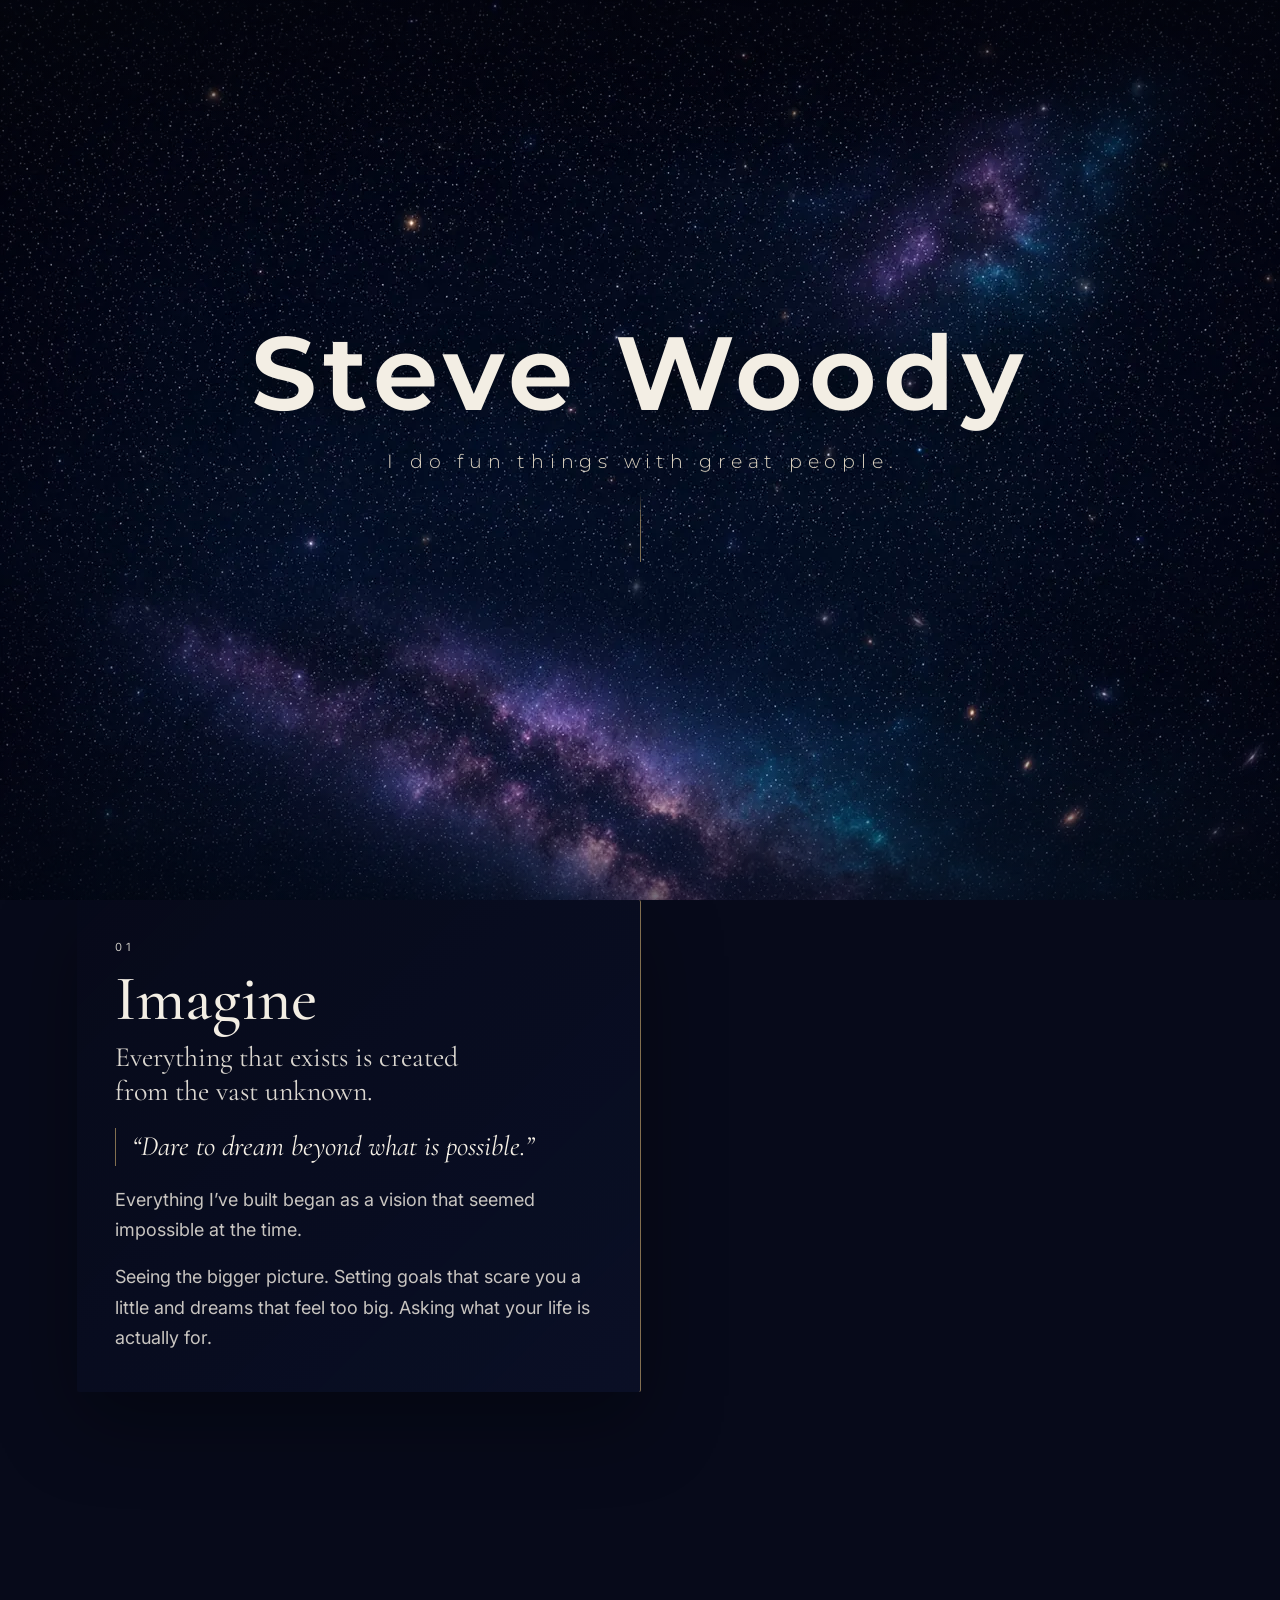
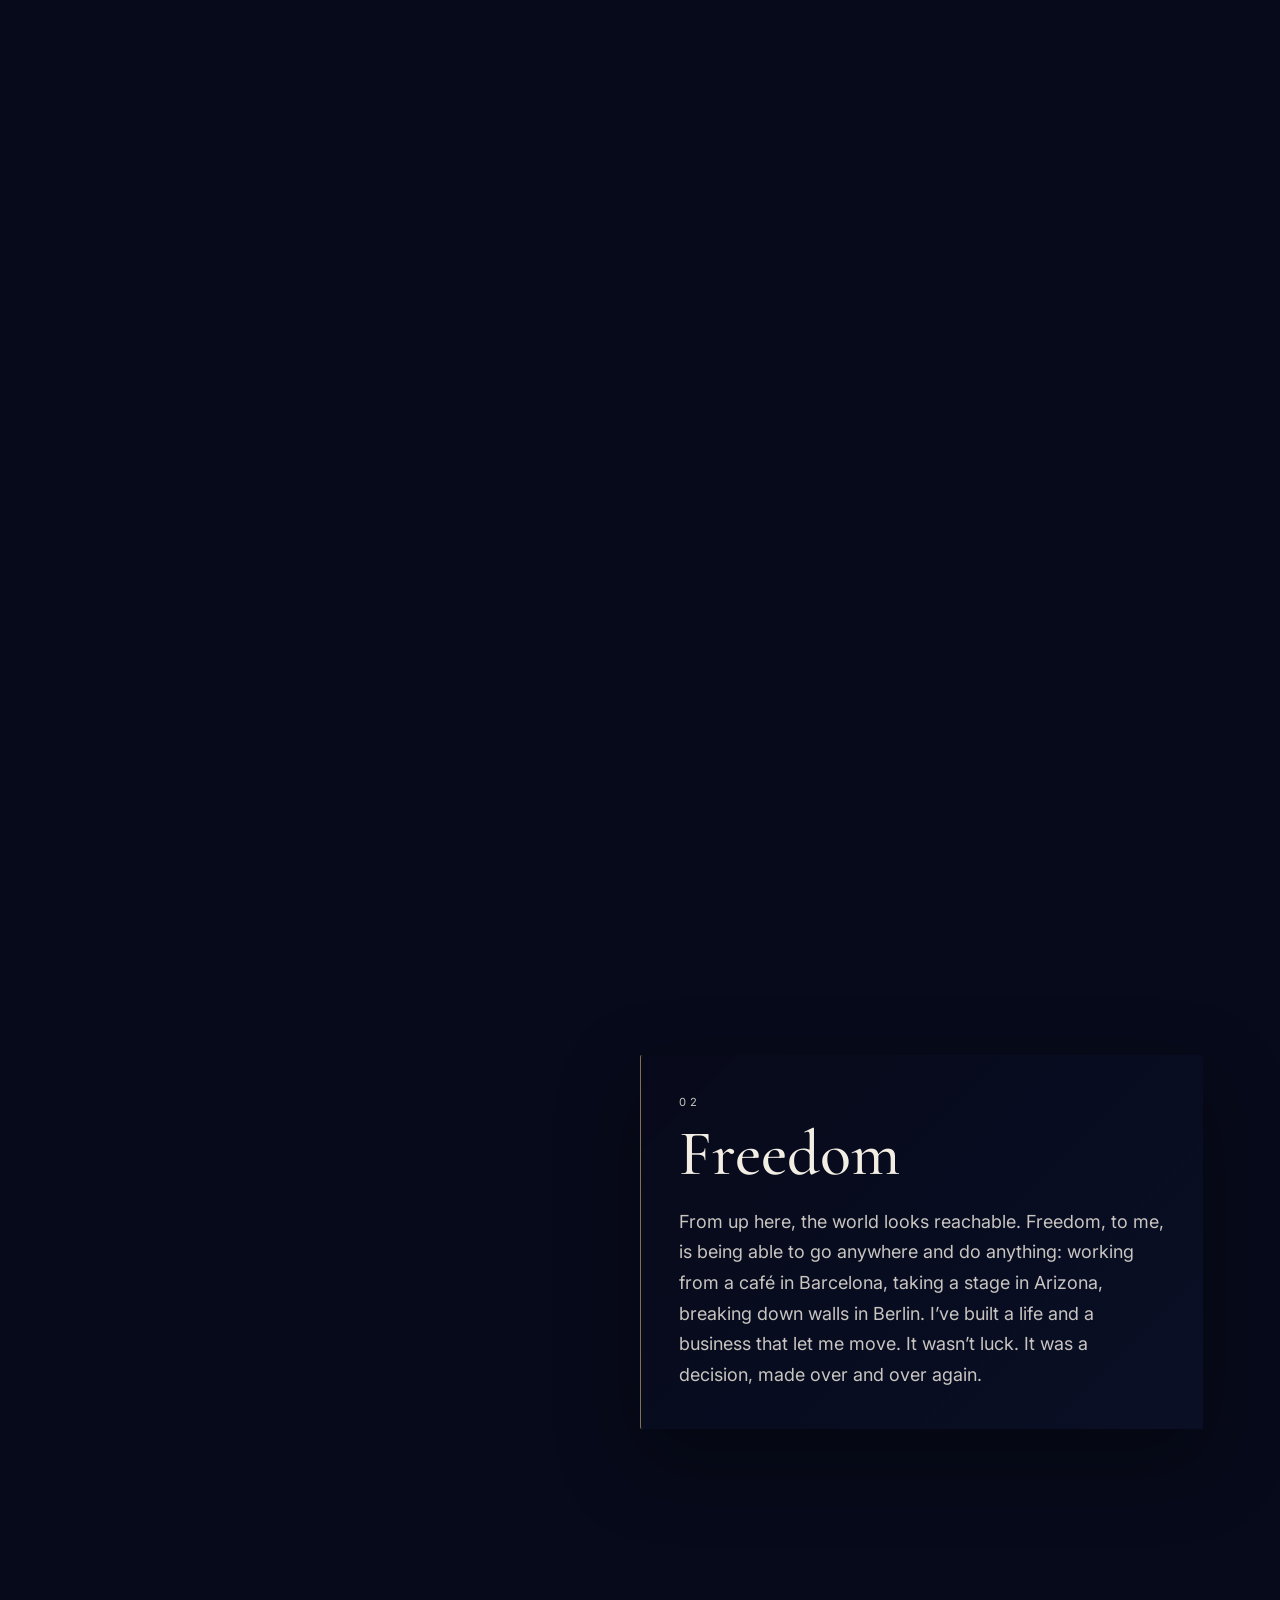
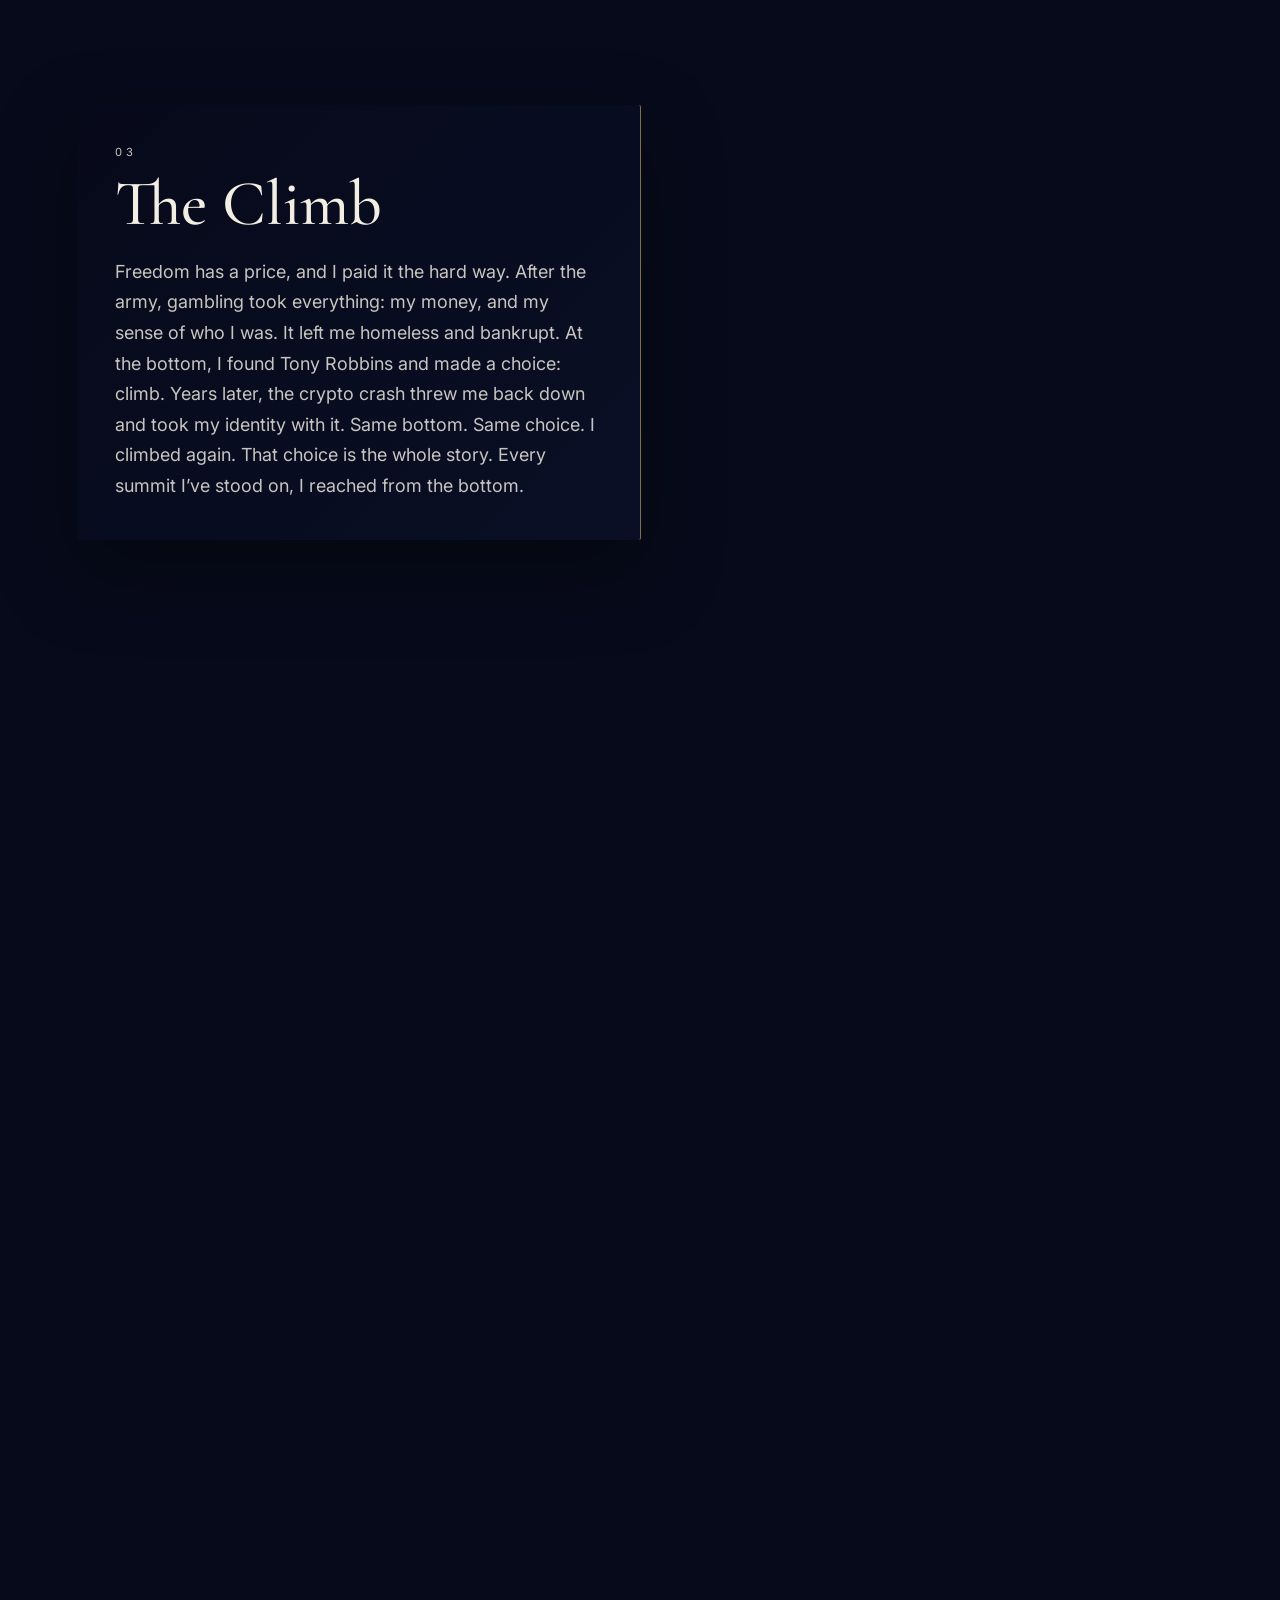
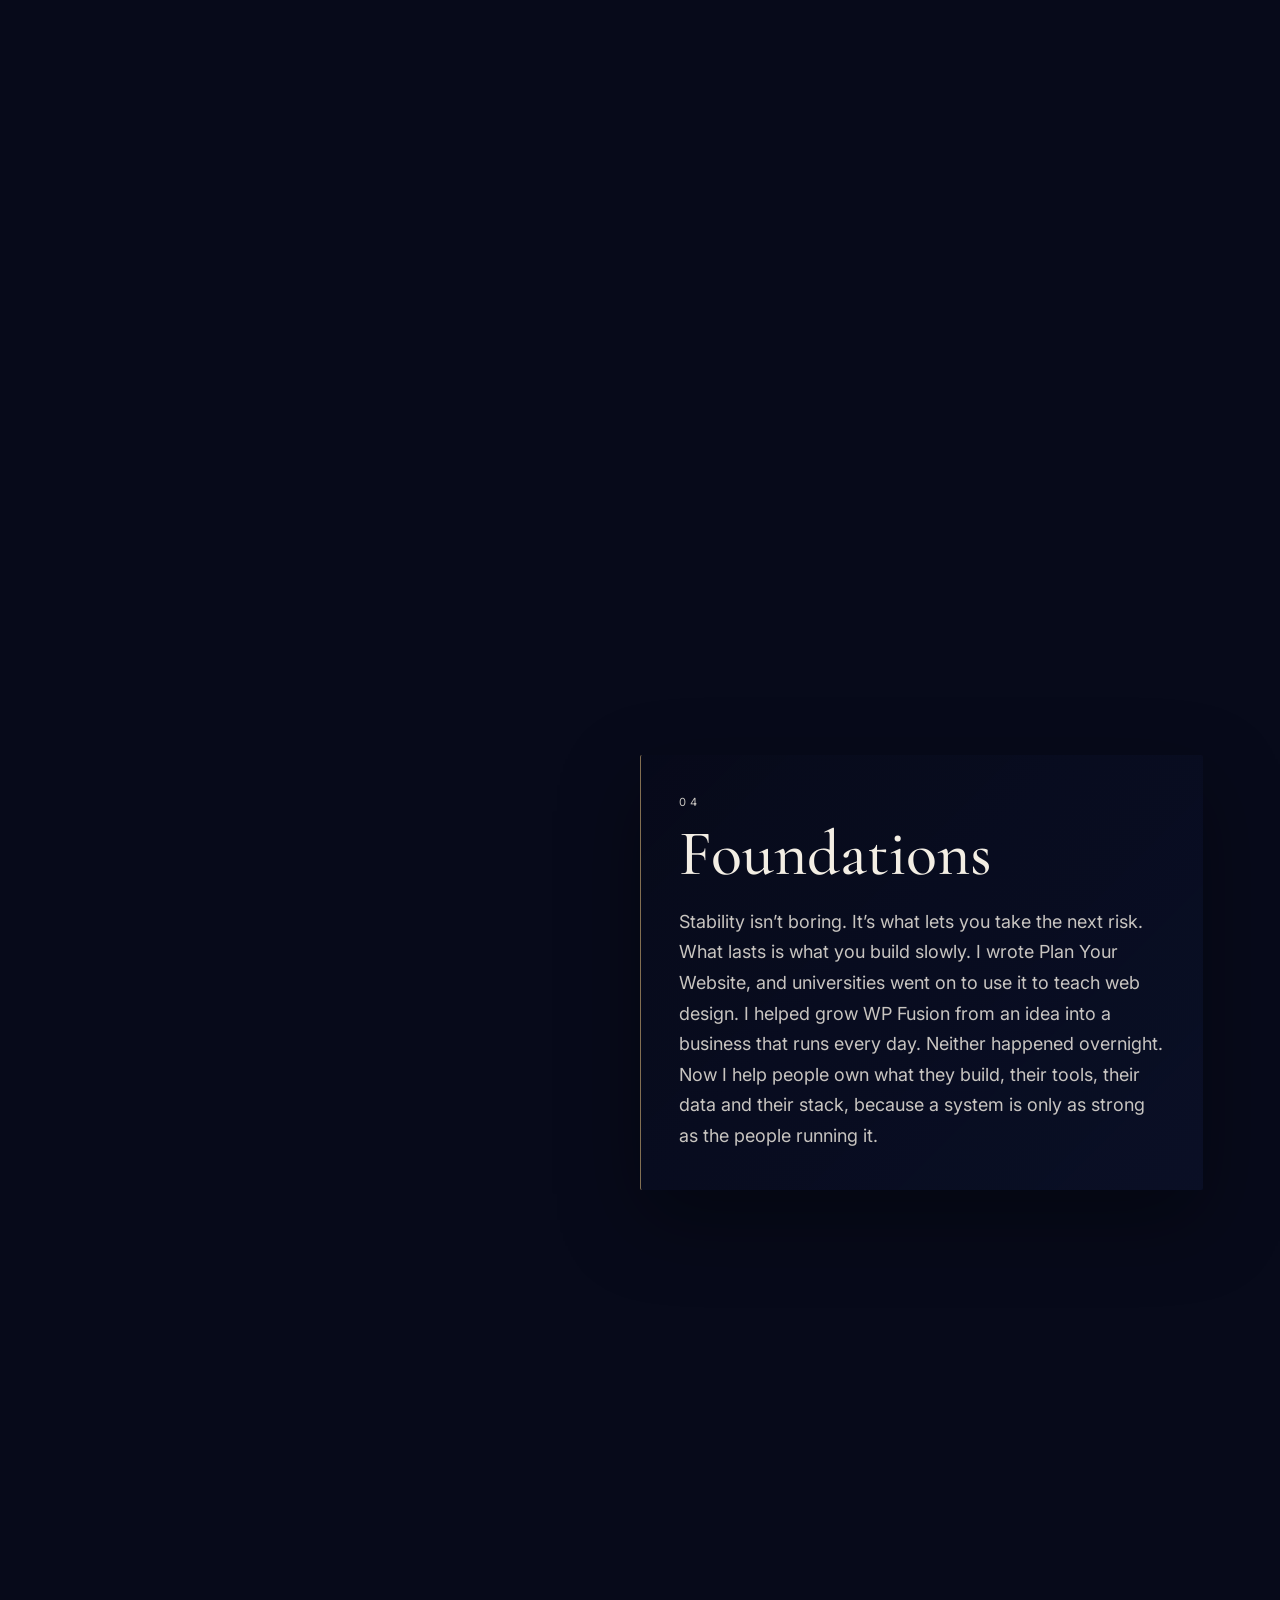
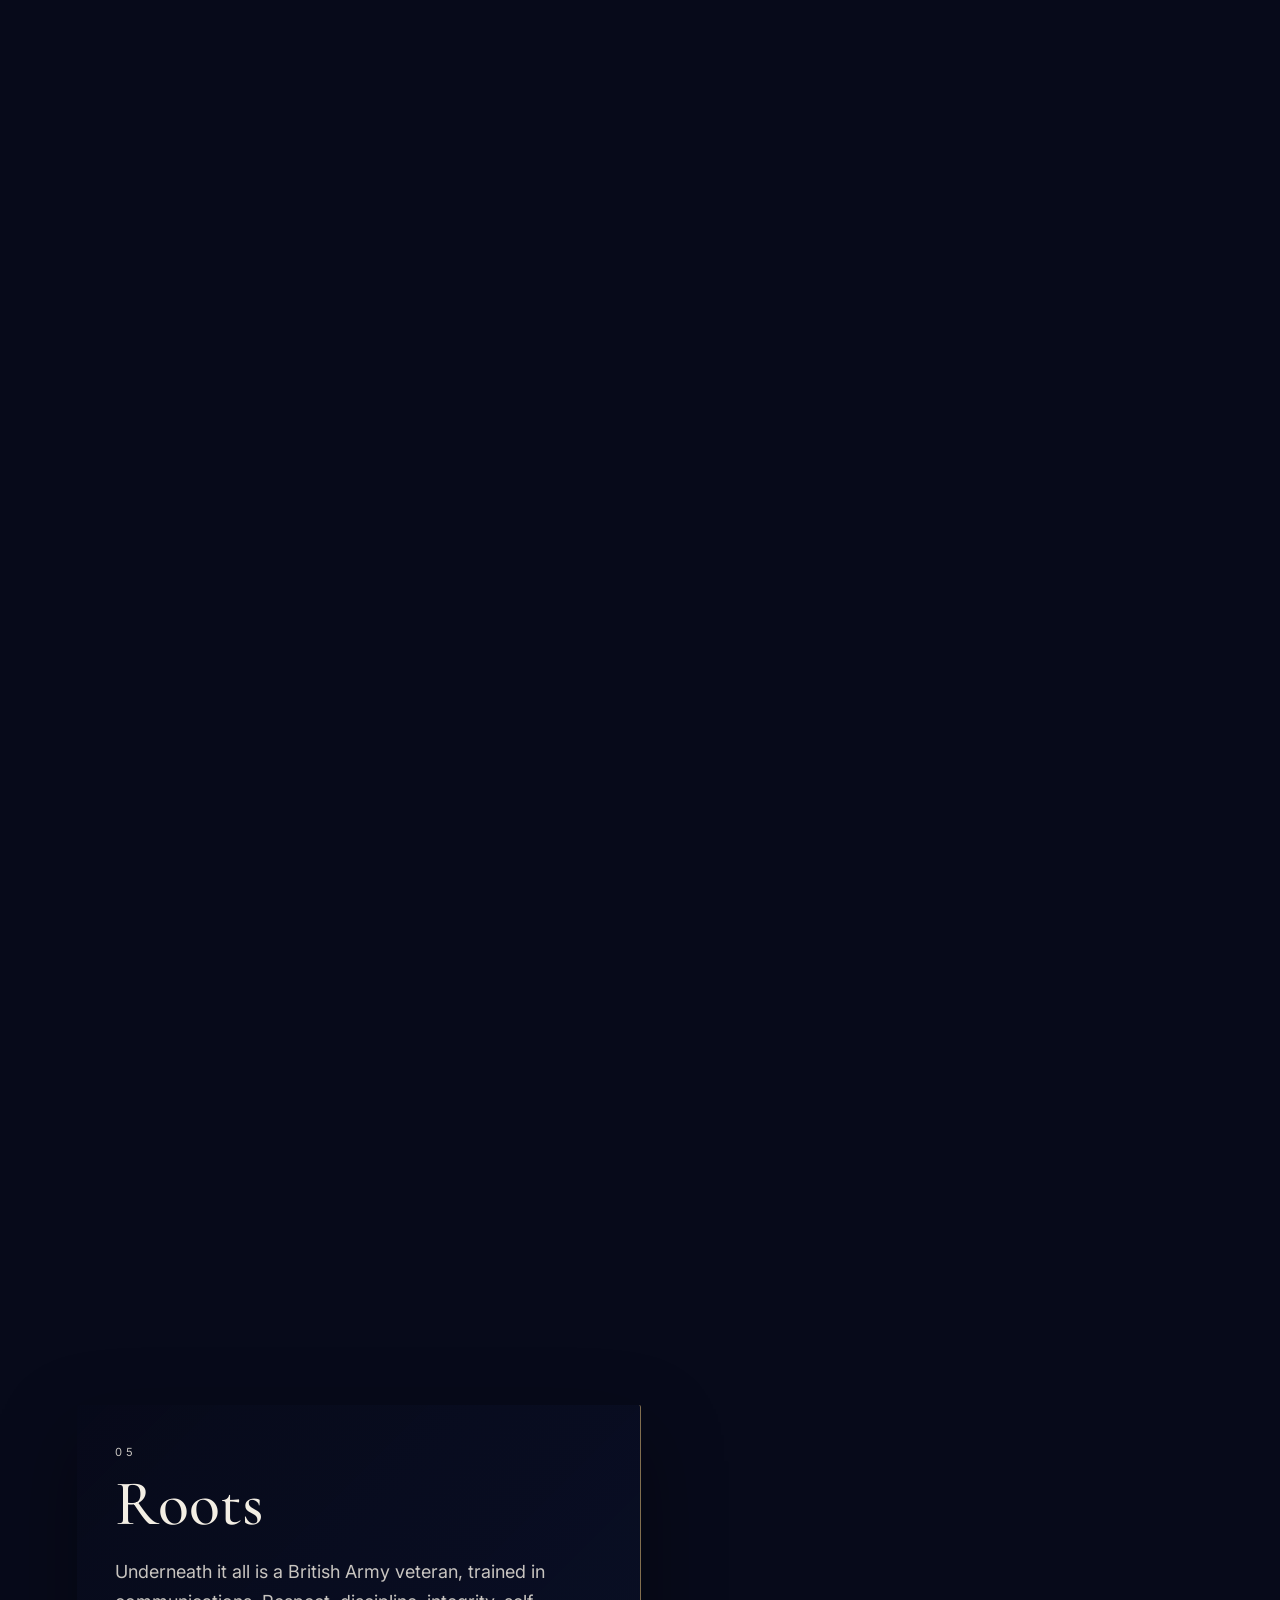
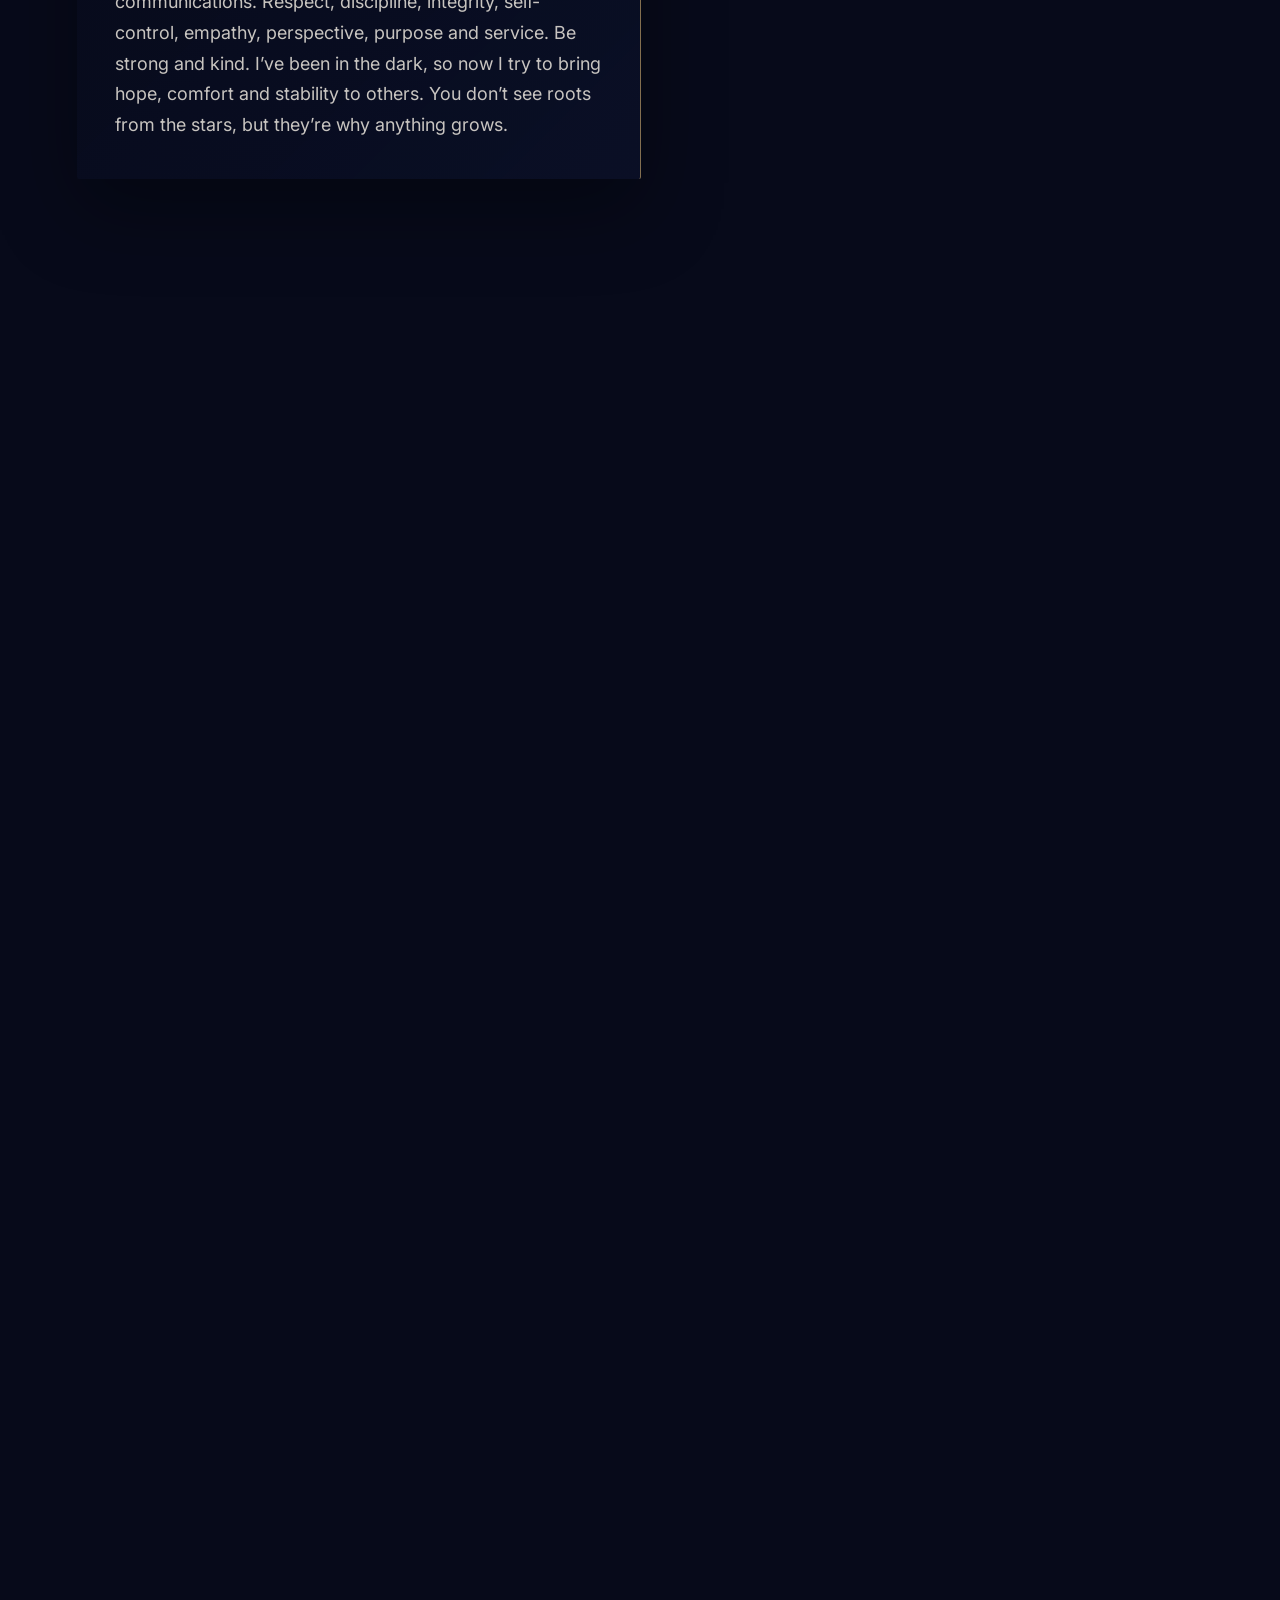
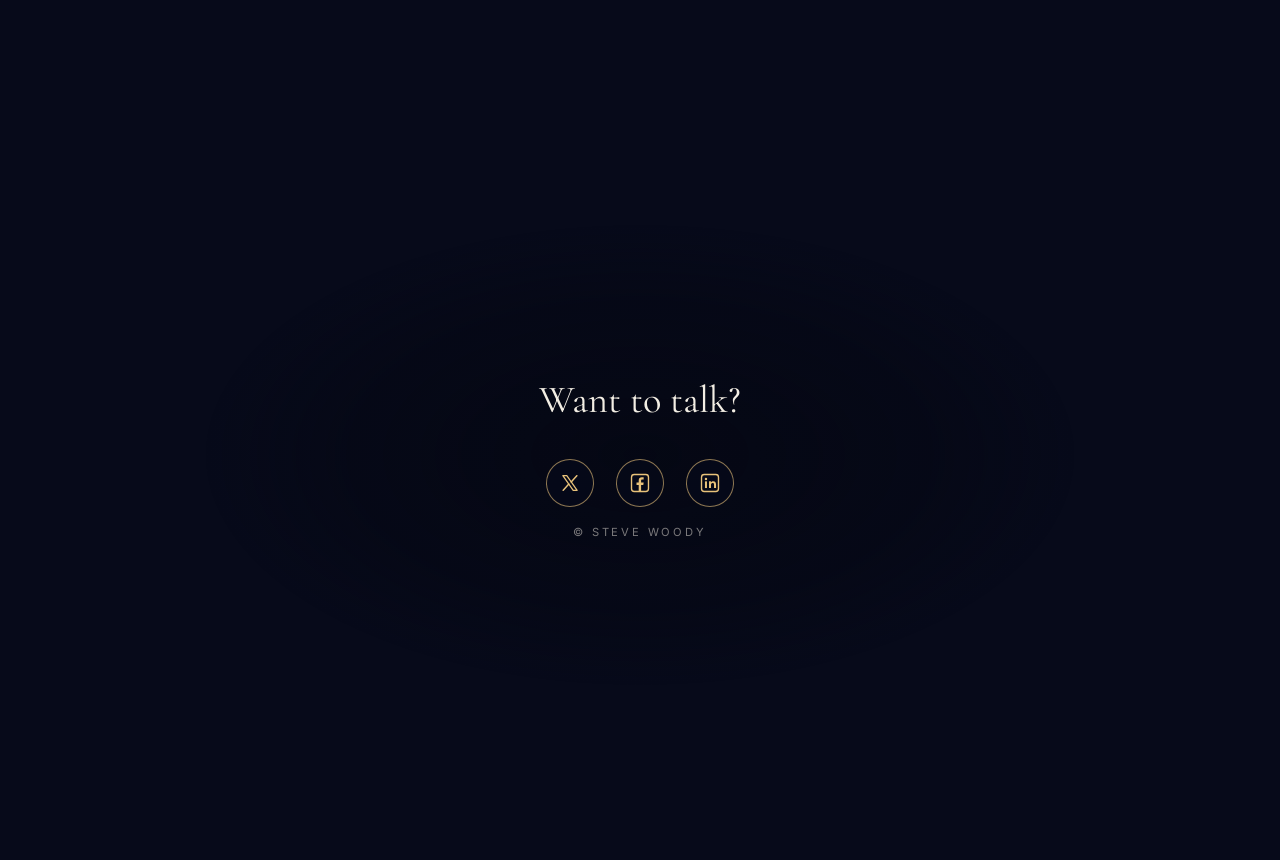
<file: index.html>
<!doctype html>
<html lang="en-GB">
<head>
<meta charset="utf-8">
<meta http-equiv="Cache-Control" content="no-cache">
<meta name="viewport" content="width=device-width,initial-scale=1,viewport-fit=cover">
<title>Steve Woody</title>
<meta name="description" content="I do fun things with great people.">
<meta name="theme-color" content="#070a1a">
<meta property="og:type" content="website">
<meta property="og:url" content="https://stevewoody.co.uk/">
<meta property="og:title" content="Steve Woody">
<meta property="og:description" content="I do fun things with great people.">
<meta property="og:image" content="https://stevewoody.co.uk/img/share-1200x630-20261101.jpg">
<meta property="og:image:secure_url" content="https://stevewoody.co.uk/img/share-1200x630-20261101.jpg">
<meta property="og:image:type" content="image/jpeg">
<meta property="og:image:width" content="1200">
<meta property="og:image:height" content="630">
<meta property="og:image:alt" content="Steve Woody: I do fun things with great people.">
<meta name="twitter:card" content="summary_large_image">
<meta name="twitter:title" content="Steve Woody">
<meta name="twitter:description" content="I do fun things with great people.">
<meta name="twitter:image" content="https://stevewoody.co.uk/img/share-1200x630-20261101.jpg">
<meta name="twitter:image:alt" content="Steve Woody: I do fun things with great people.">
<link rel="preload" href="fonts/Montserrat.woff2" as="font" type="font/woff2" crossorigin>
<link rel="preload" href="fonts/Inter.woff2" as="font" type="font/woff2" crossorigin>
<link rel="stylesheet" href="styles.css?v=20261101212652">
</head>
<body>
<div class="bg" aria-hidden="true">
  <div class="strip" id="strip">
    <img src="img/journey-1920-01.webp?v=20261101212652" srcset="img/journey-1280-01.webp?v=20261101212652 1280w, img/journey-1920-01.webp?v=20261101212652 1920w" sizes="max(100vw, 140vh)" alt="" fetchpriority="high">
    <img src="img/journey-1920-02.webp?v=20261101212652" srcset="img/journey-1280-02.webp?v=20261101212652 1280w, img/journey-1920-02.webp?v=20261101212652 1920w" sizes="max(100vw, 140vh)" alt="" decoding="async">
    <img src="img/journey-1920-03.webp?v=20261101212652" srcset="img/journey-1280-03.webp?v=20261101212652 1280w, img/journey-1920-03.webp?v=20261101212652 1920w" sizes="max(100vw, 140vh)" alt="" decoding="async">
    <img src="img/journey-1920-04.webp?v=20261101212652" srcset="img/journey-1280-04.webp?v=20261101212652 1280w, img/journey-1920-04.webp?v=20261101212652 1920w" sizes="max(100vw, 140vh)" alt="" decoding="async">
    <img src="img/journey-1920-05.webp?v=20261101212652" srcset="img/journey-1280-05.webp?v=20261101212652 1280w, img/journey-1920-05.webp?v=20261101212652 1920w" sizes="max(100vw, 140vh)" alt="" decoding="async">
    <img src="img/journey-1920-06.webp?v=20261101212652" srcset="img/journey-1280-06.webp?v=20261101212652 1280w, img/journey-1920-06.webp?v=20261101212652 1920w" sizes="max(100vw, 140vh)" alt="" decoding="async">
    <img src="img/journey-1920-07.webp?v=20261101212652" srcset="img/journey-1280-07.webp?v=20261101212652 1280w, img/journey-1920-07.webp?v=20261101212652 1920w" sizes="max(100vw, 140vh)" alt="" decoding="async">
    <img src="img/journey-1920-08.webp?v=20261101212652" srcset="img/journey-1280-08.webp?v=20261101212652 1280w, img/journey-1920-08.webp?v=20261101212652 1920w" sizes="max(100vw, 140vh)" alt="" decoding="async">
    <img src="img/journey-1920-09.webp?v=20261101212652" srcset="img/journey-1280-09.webp?v=20261101212652 1280w, img/journey-1920-09.webp?v=20261101212652 1920w" sizes="max(100vw, 140vh)" alt="" decoding="async">
    <img src="img/journey-1920-10.webp?v=20261101212652" srcset="img/journey-1280-10.webp?v=20261101212652 1280w, img/journey-1920-10.webp?v=20261101212652 1920w" sizes="max(100vw, 140vh)" alt="" decoding="async">
    <img src="img/journey-1920-11.webp?v=20261101212652" srcset="img/journey-1280-11.webp?v=20261101212652 1280w, img/journey-1920-11.webp?v=20261101212652 1920w" sizes="max(100vw, 140vh)" alt="" decoding="async">
    <img src="img/journey-1920-12.webp?v=20261101212652" srcset="img/journey-1280-12.webp?v=20261101212652 1280w, img/journey-1920-12.webp?v=20261101212652 1920w" sizes="max(100vw, 140vh)" alt="" decoding="async">
    <img src="img/journey-1920-13.webp?v=20261101212652" srcset="img/journey-1280-13.webp?v=20261101212652 1280w, img/journey-1920-13.webp?v=20261101212652 1920w" sizes="max(100vw, 140vh)" alt="" decoding="async">
    <img src="img/journey-1920-14.webp?v=20261101212652" srcset="img/journey-1280-14.webp?v=20261101212652 1280w, img/journey-1920-14.webp?v=20261101212652 1920w" sizes="max(100vw, 140vh)" alt="" decoding="async">
  </div>
  <div class="vignette"></div>
</div>
<canvas id="dust" aria-hidden="true"></canvas>

<main>
  <div class="spine" id="spine" aria-hidden="true"><span class="spine-fill" id="spine-fill"></span></div>
  <section class="chapter first" id="look-up" data-band="0,18">
    <div class="hero reveal">
      <h1>Steve Woody</h1>
      <p class="strapline">I do fun things with great people.</p>
      <span class="cue" aria-hidden="true"></span>
    </div>
    <div class="panel reveal">
      <p class="kicker">01</p>
      <h2 class="paired">Imagine<span class="sub">Everything that exists is created from the vast unknown.</span></h2>
      <blockquote>“Dare to dream beyond what is possible.”</blockquote>
      <p>Everything I’ve built began as a vision that seemed impossible at the time.</p>
      <p>Seeing the bigger picture. Setting goals that scare you a little and dreams that feel too big. Asking what your life is actually for.</p>
    </div>
  </section>

  <section class="chapter" id="freedom" data-band="18,36">
    <div class="panel reveal">
      <p class="kicker">02</p>
      <h2>Freedom</h2>
      <p>From up here, the world looks reachable. Freedom, to me, is being able to go anywhere and do anything: working from a café in Barcelona, taking a stage in Arizona, breaking down walls in Berlin. I’ve built a life and a business that let me move. It wasn’t luck. It was a decision, made over and over again.</p>
    </div>
  </section>

  <section class="chapter" id="the-climb" data-band="36,50">
    <div class="panel reveal">
      <p class="kicker">03</p>
      <h2>The Climb</h2>
      <p>Freedom has a price, and I paid it the hard way. After the army, gambling took everything: my money, and my sense of who I was. It left me homeless and bankrupt. At the bottom, I found Tony Robbins and made a choice: climb. Years later, the crypto crash threw me back down and took my identity with it. Same bottom. Same choice. I climbed again. That choice is the whole story. Every summit I’ve stood on, I reached from the bottom.</p>
    </div>
  </section>

  <section class="chapter" id="foundations" data-band="50,81.4">
    <div class="panel reveal">
      <p class="kicker">04</p>
      <h2>Foundations</h2>
      <p>Stability isn’t boring. It’s what lets you take the next risk. What lasts is what you build slowly. I wrote Plan Your Website, and universities went on to use it to teach web design. I helped grow WP Fusion from an idea into a business that runs every day. Neither happened overnight. Now I help people own what they build, their tools, their data and their stack, because a system is only as strong as the people running it.</p>
    </div>
  </section>

  <section class="chapter" id="roots" data-band="81.4,97.5">
    <div class="panel reveal">
      <p class="kicker">05</p>
      <h2>Roots</h2>
      <p>Underneath it all is a British Army veteran, trained in communications. Respect, discipline, integrity, self-control, empathy, perspective, purpose and service. Be strong and kind. I’ve been in the dark, so now I try to bring hope, comfort and stability to others. You don’t see roots from the stars, but they’re why anything grows.</p>
    </div>
  </section>

  <footer class="contact" data-band="97.5,100">
    <div class="reveal">
      <p class="contact-line">Want to talk?</p>
      <ul class="social">
        <li><a href="https://x.com/stevewoody82" target="_blank" rel="noopener" aria-label="Steve Woody on X"><svg viewBox="0 0 24 24" aria-hidden="true" focusable="false"><path d="M4.2 4h4.3l11.3 16h-4.3z" fill="none" stroke="currentColor" stroke-width="1.4" stroke-linejoin="round"/><path d="M19.4 4l-6.1 6.9M10.7 13.1L4.6 20" fill="none" stroke="currentColor" stroke-width="1.6" stroke-linecap="round"/></svg></a></li>
        <li><a href="https://www.facebook.com/stevewoody82" target="_blank" rel="noopener" aria-label="Steve Woody on Facebook"><svg viewBox="0 0 24 24" aria-hidden="true" focusable="false"><rect x="2.75" y="2.75" width="18.5" height="18.5" rx="3" fill="none" stroke="currentColor" stroke-width="1.5"/><path d="M13.2 21.2v-7h2.4l.4-2.8h-2.8V9.7c0-.8.3-1.4 1.4-1.4H16V5.8c-.3 0-1.1-.1-2-.1-2.1 0-3.4 1.2-3.4 3.5v2.2H8.2v2.8h2.4v7z" fill="currentColor"/></svg></a></li>
        <li><a href="https://www.linkedin.com/in/stevew00dy" target="_blank" rel="noopener" aria-label="Steve Woody on LinkedIn"><svg viewBox="0 0 24 24" aria-hidden="true" focusable="false"><rect x="2.75" y="2.75" width="18.5" height="18.5" rx="3" fill="none" stroke="currentColor" stroke-width="1.5"/><circle cx="7.6" cy="7.7" r="1.35" fill="currentColor"/><rect x="6.5" y="10.2" width="2.2" height="7.3" fill="currentColor"/><path d="M10.9 10.2h2.1v1.1c.5-.8 1.4-1.3 2.6-1.3 2 0 3 1.3 3 3.6v3.9h-2.2v-3.6c0-1.2-.4-1.9-1.4-1.9s-1.9.7-1.9 2v3.5h-2.2z" fill="currentColor"/></svg></a></li>
      </ul>
      <p class="small">© Steve Woody</p>
    </div>
  </footer>
</main>
<script src="app.js?v=20261101212652"></script>
<script src="particles.js?v=20261101212652"></script>
</body>
</html>
</file>
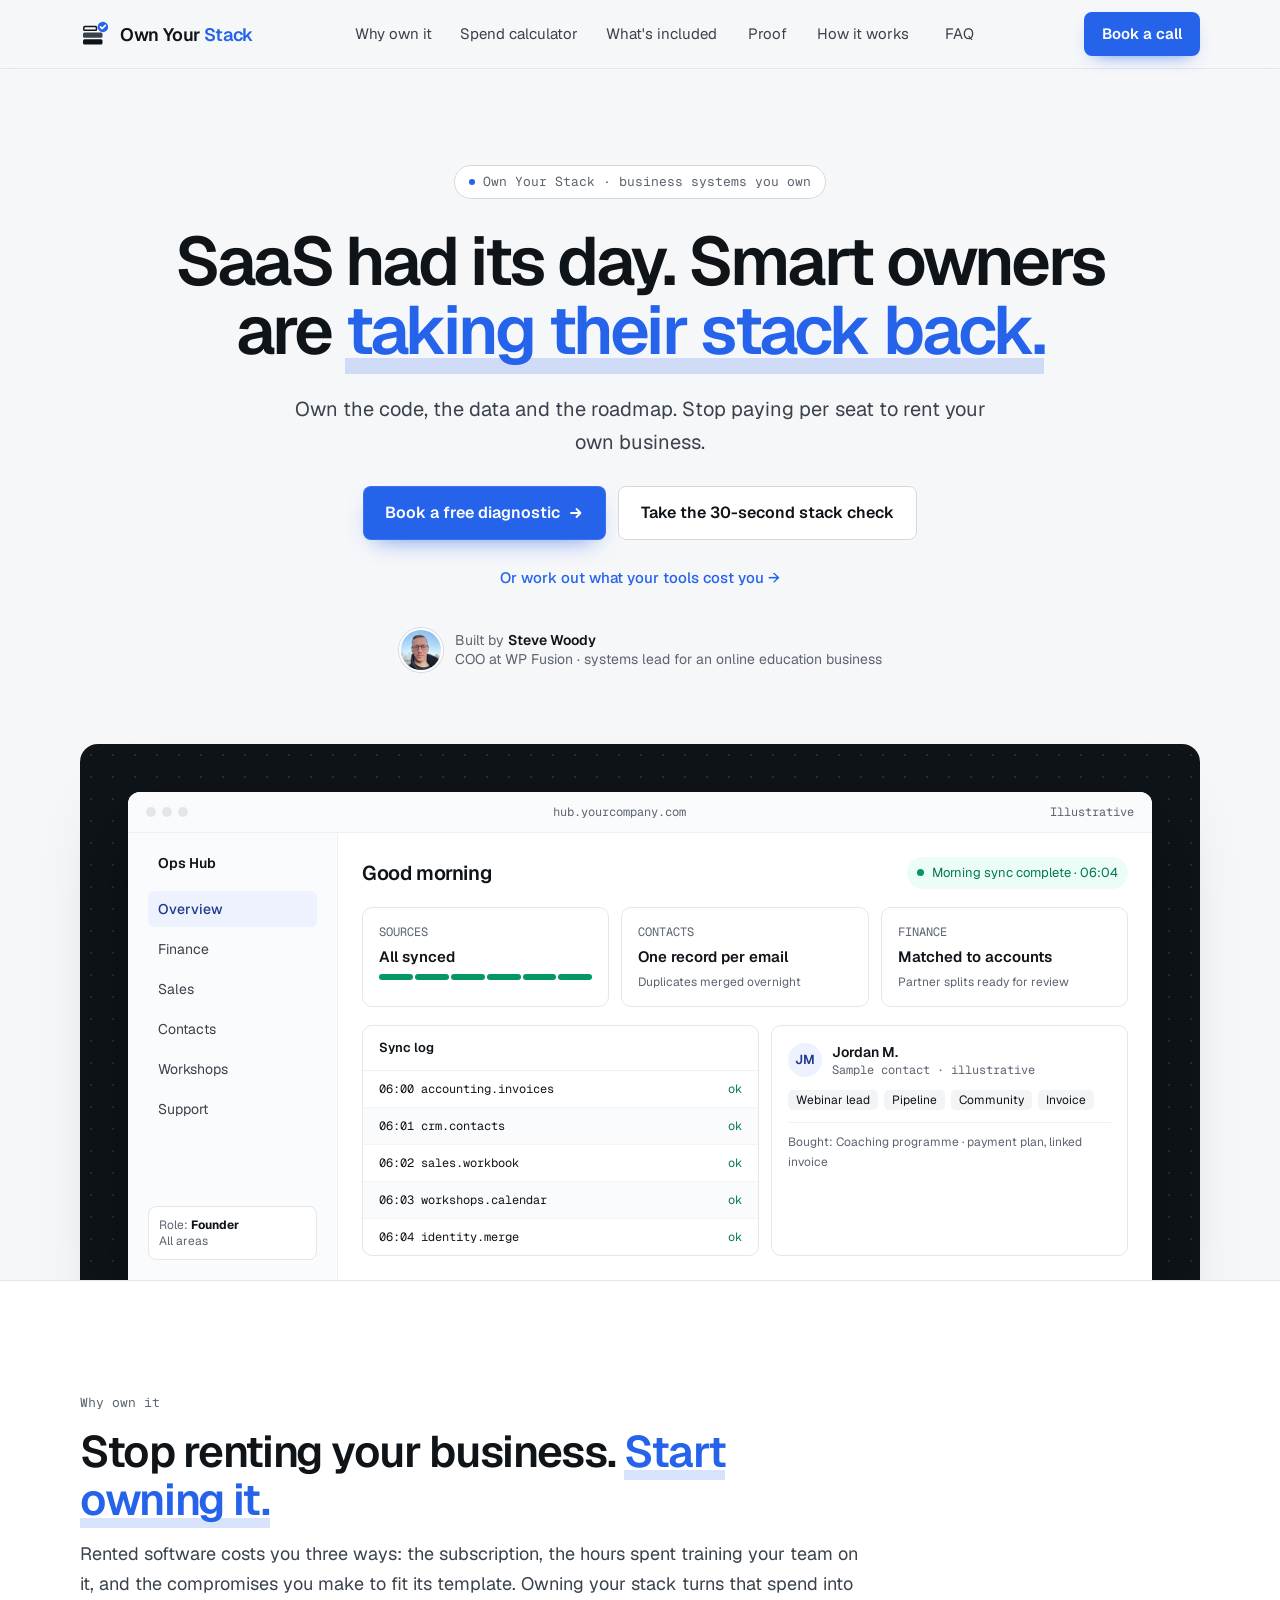
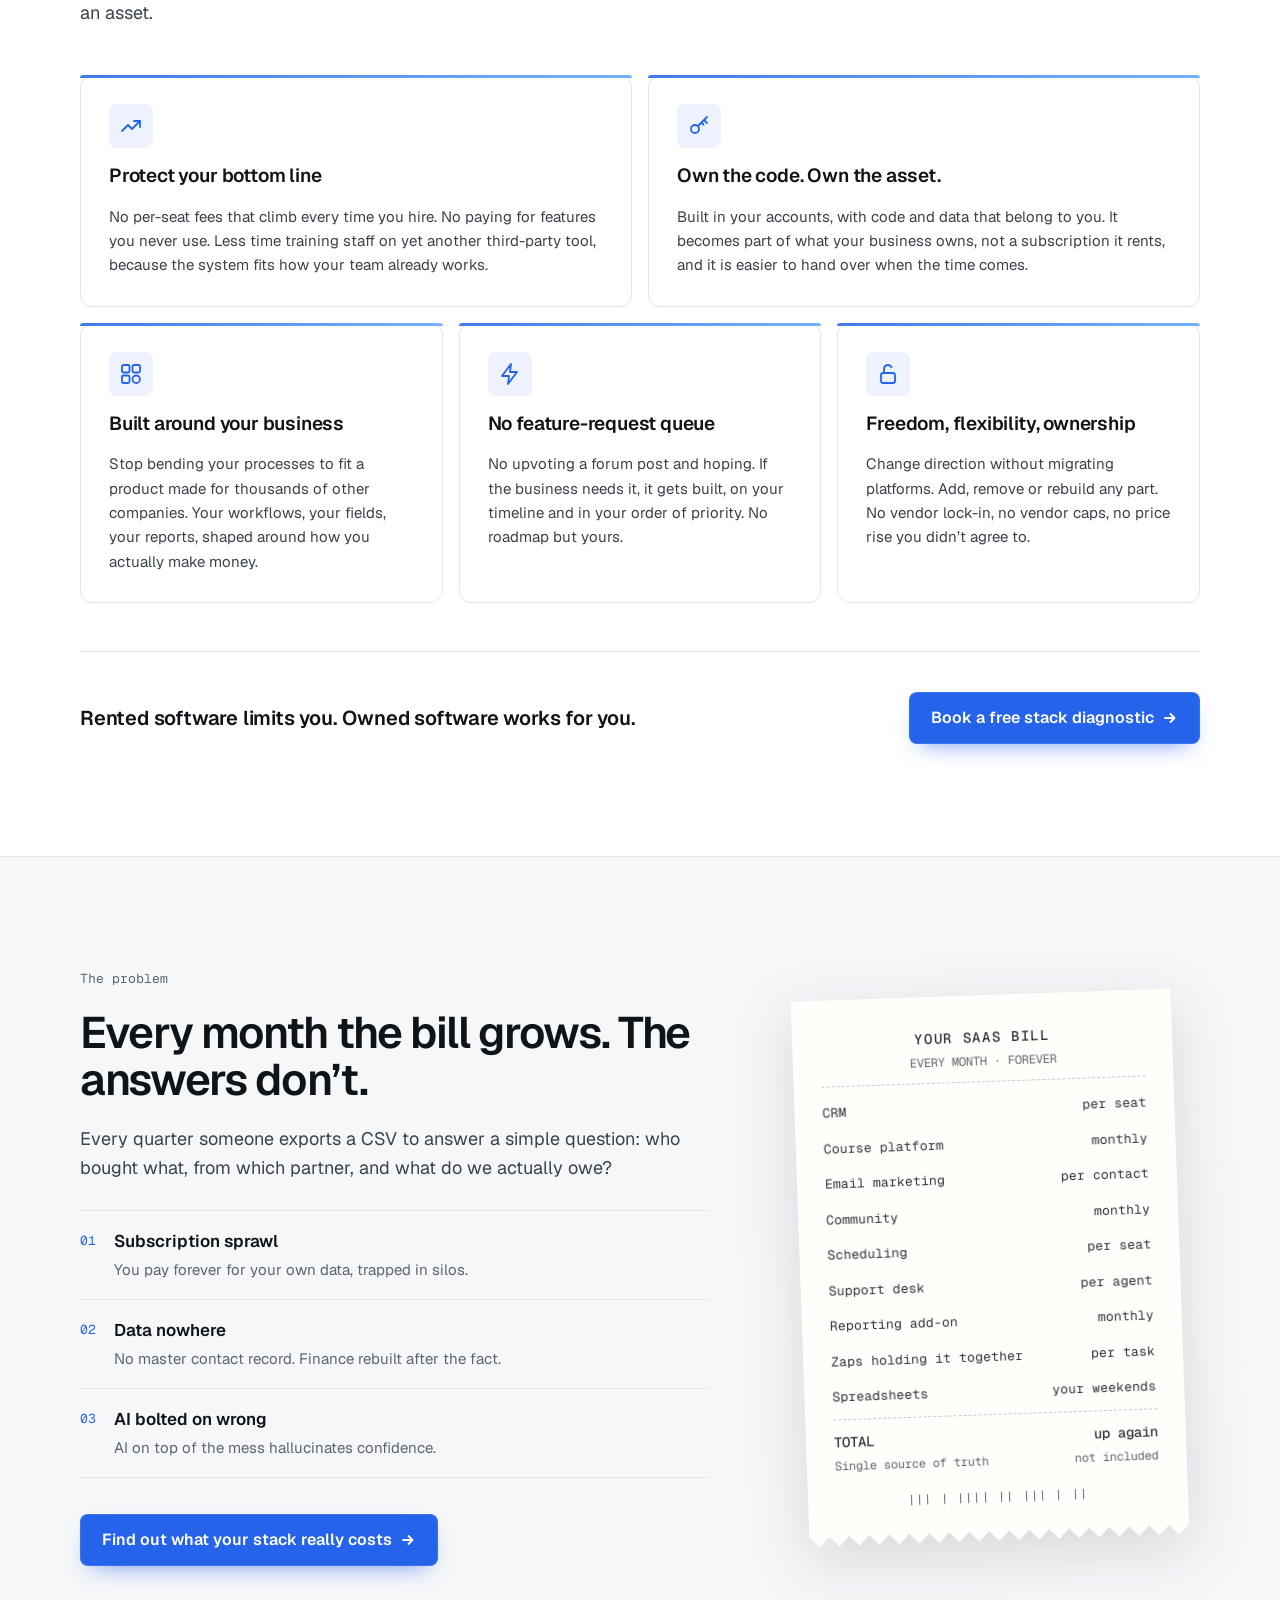
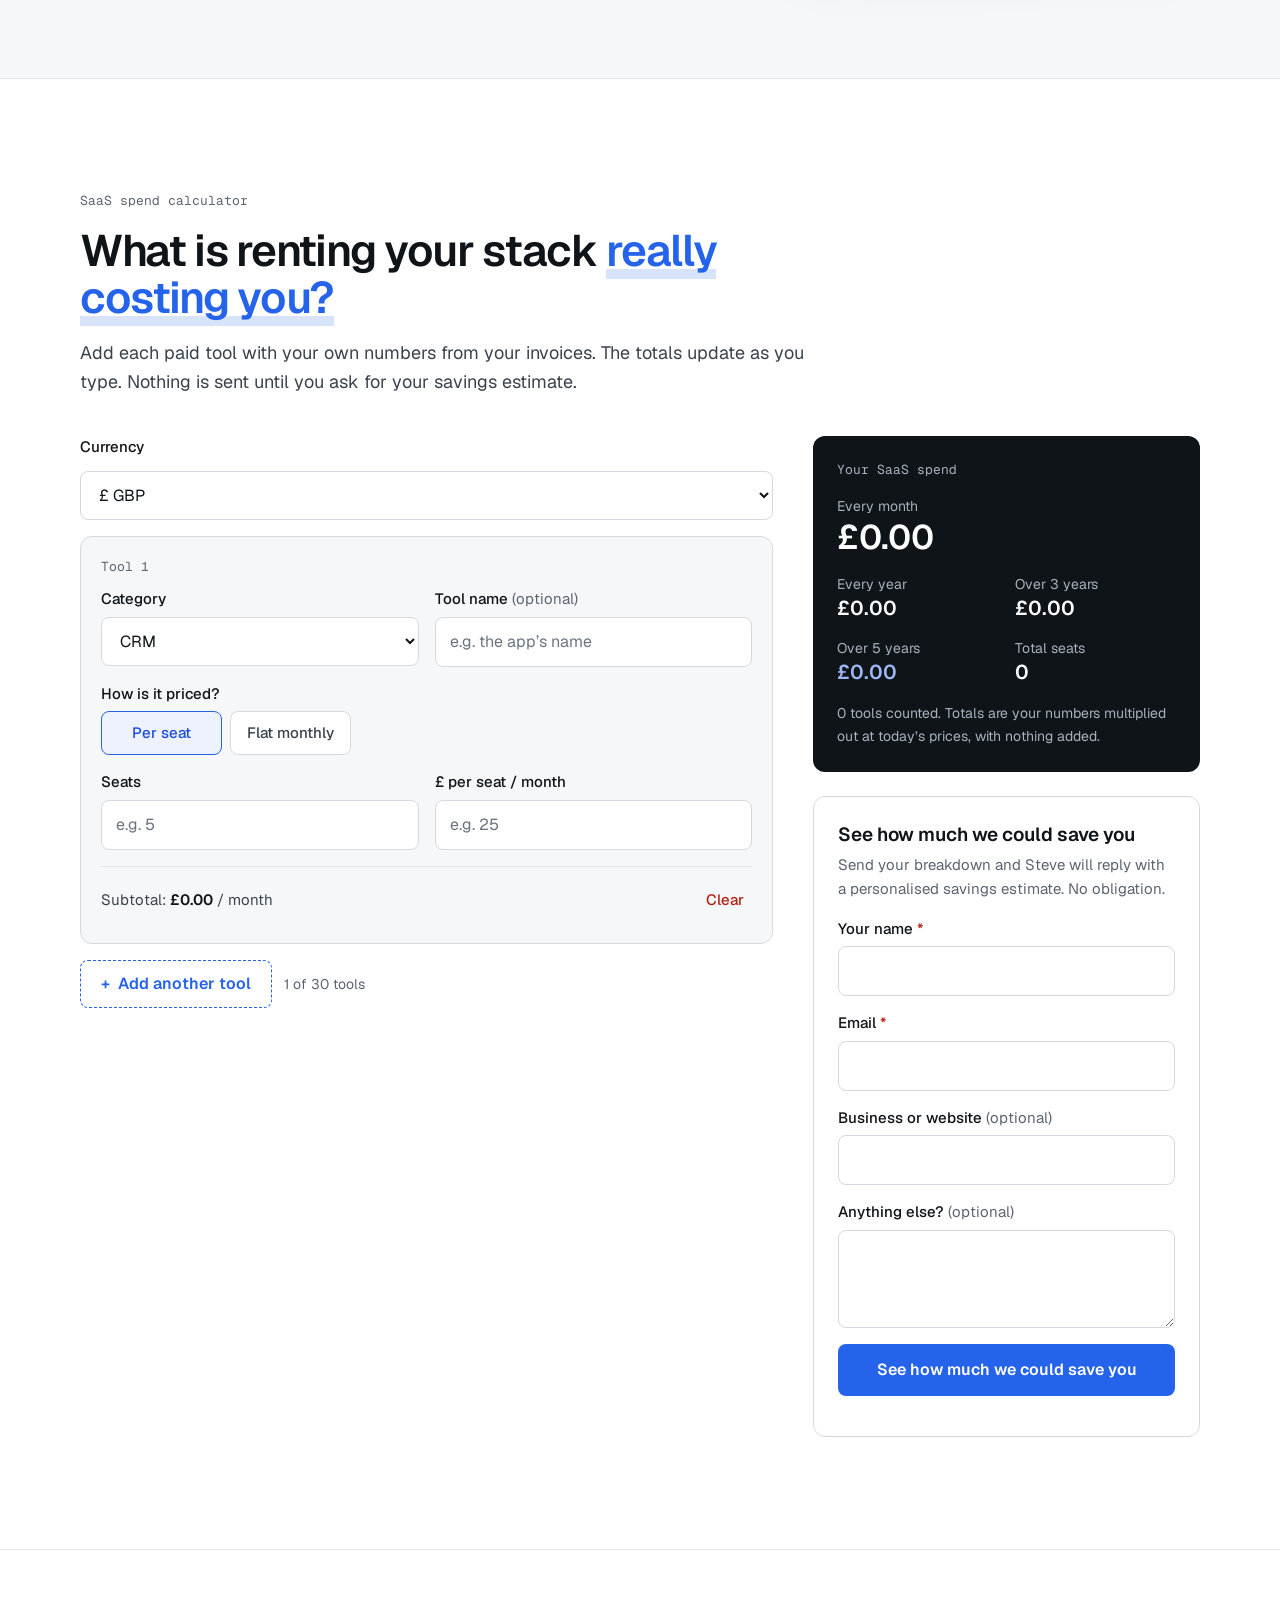
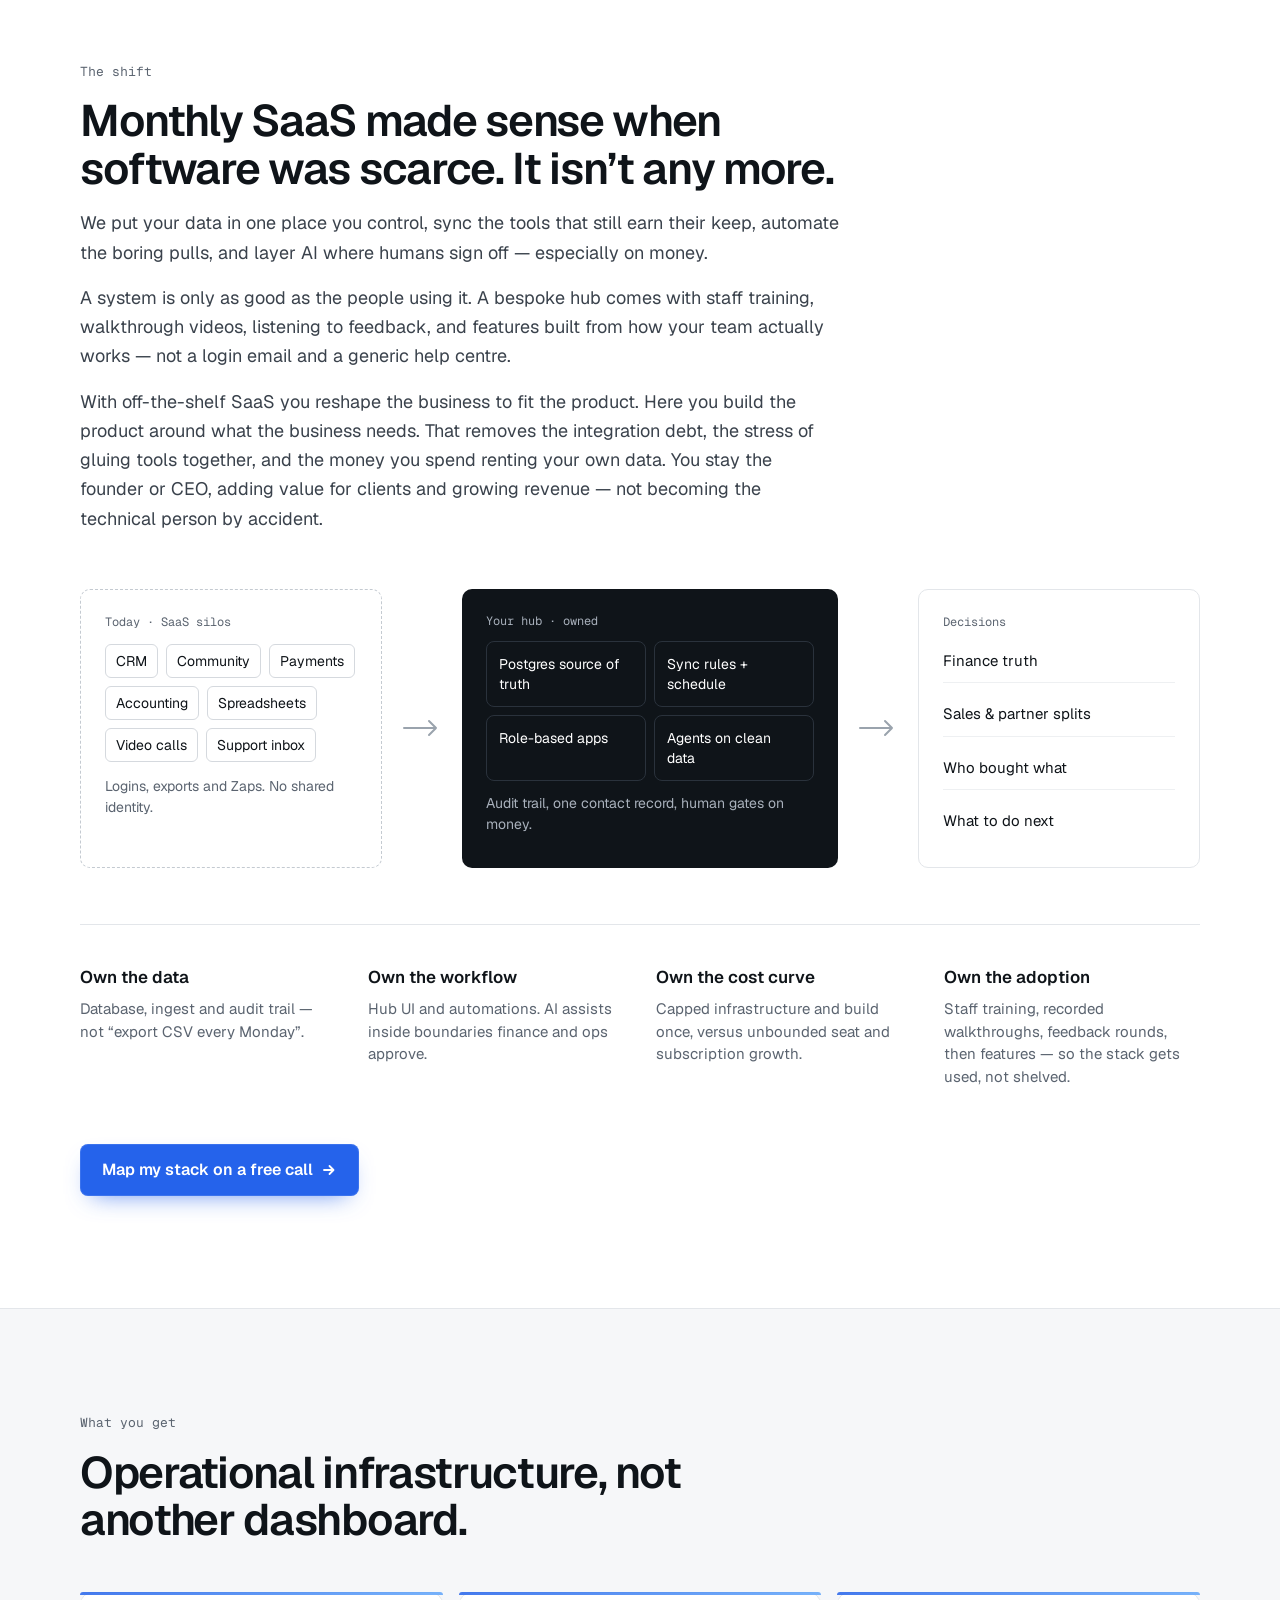
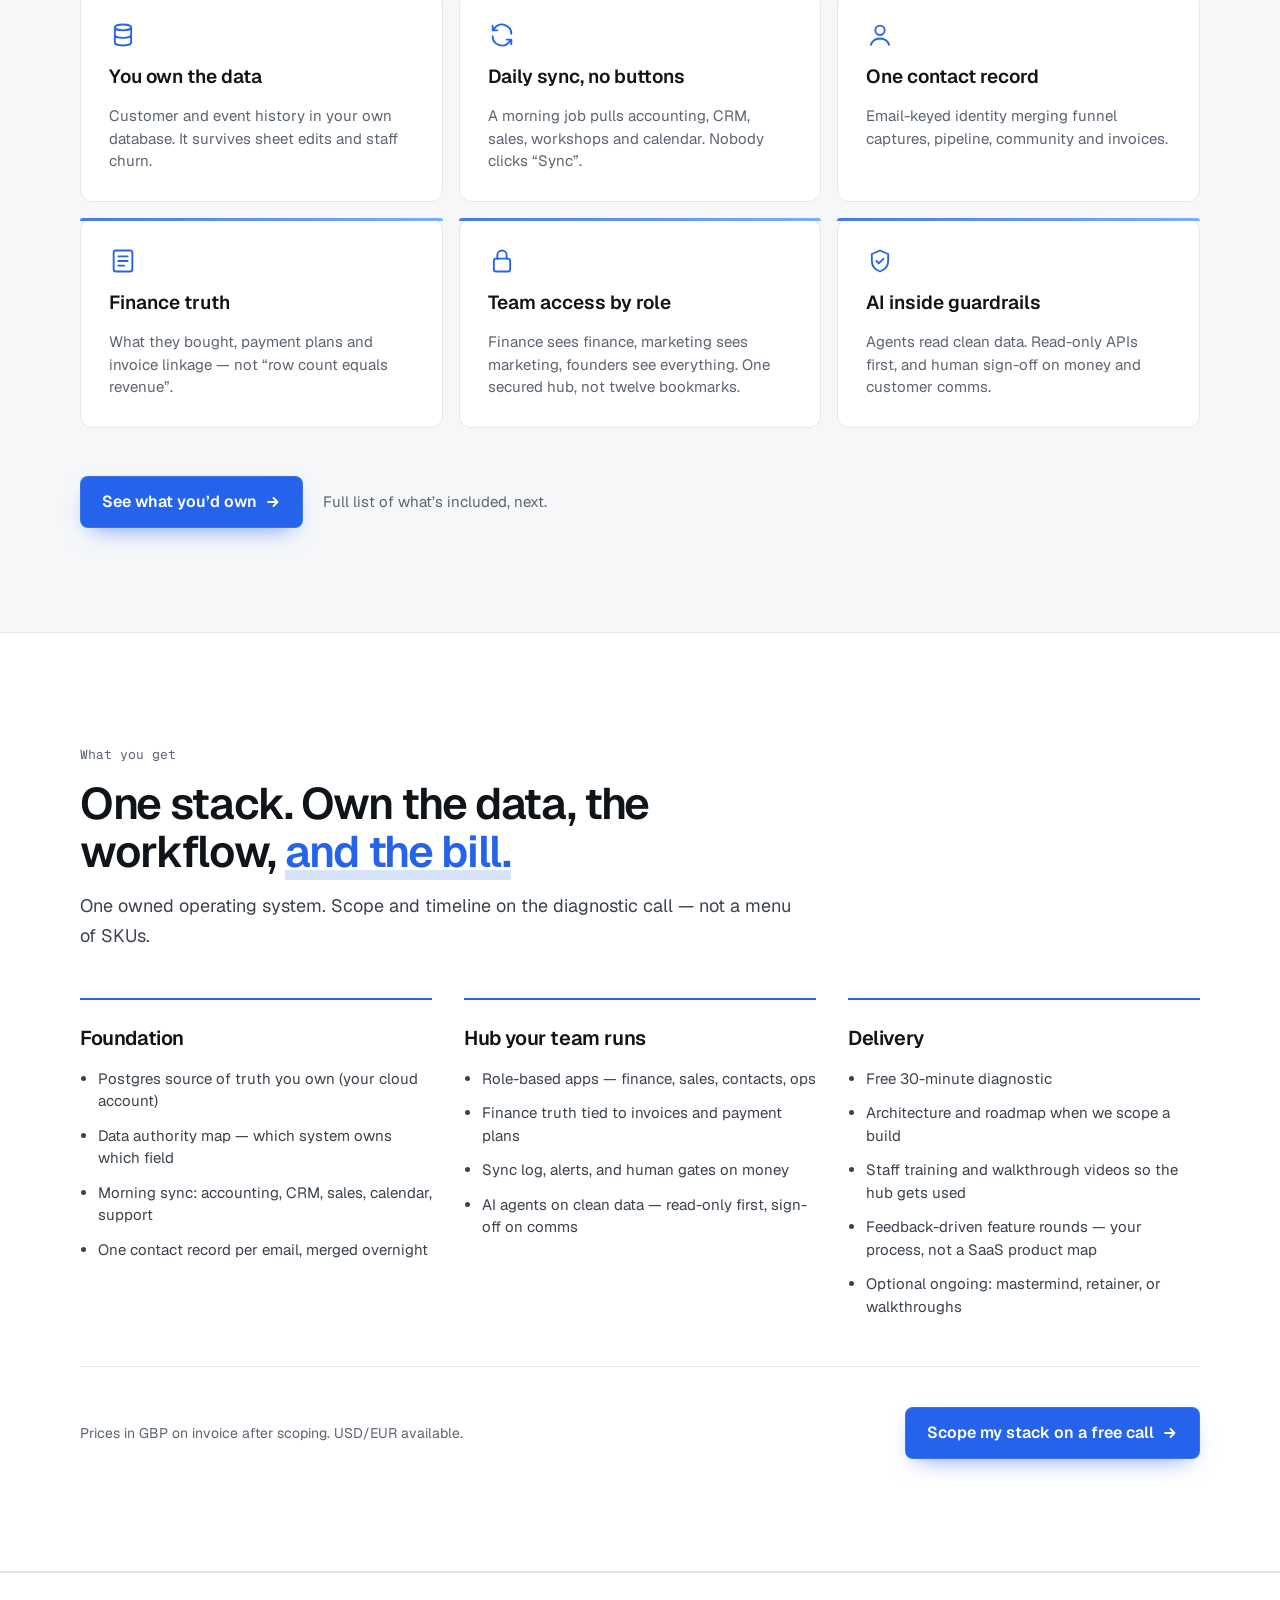
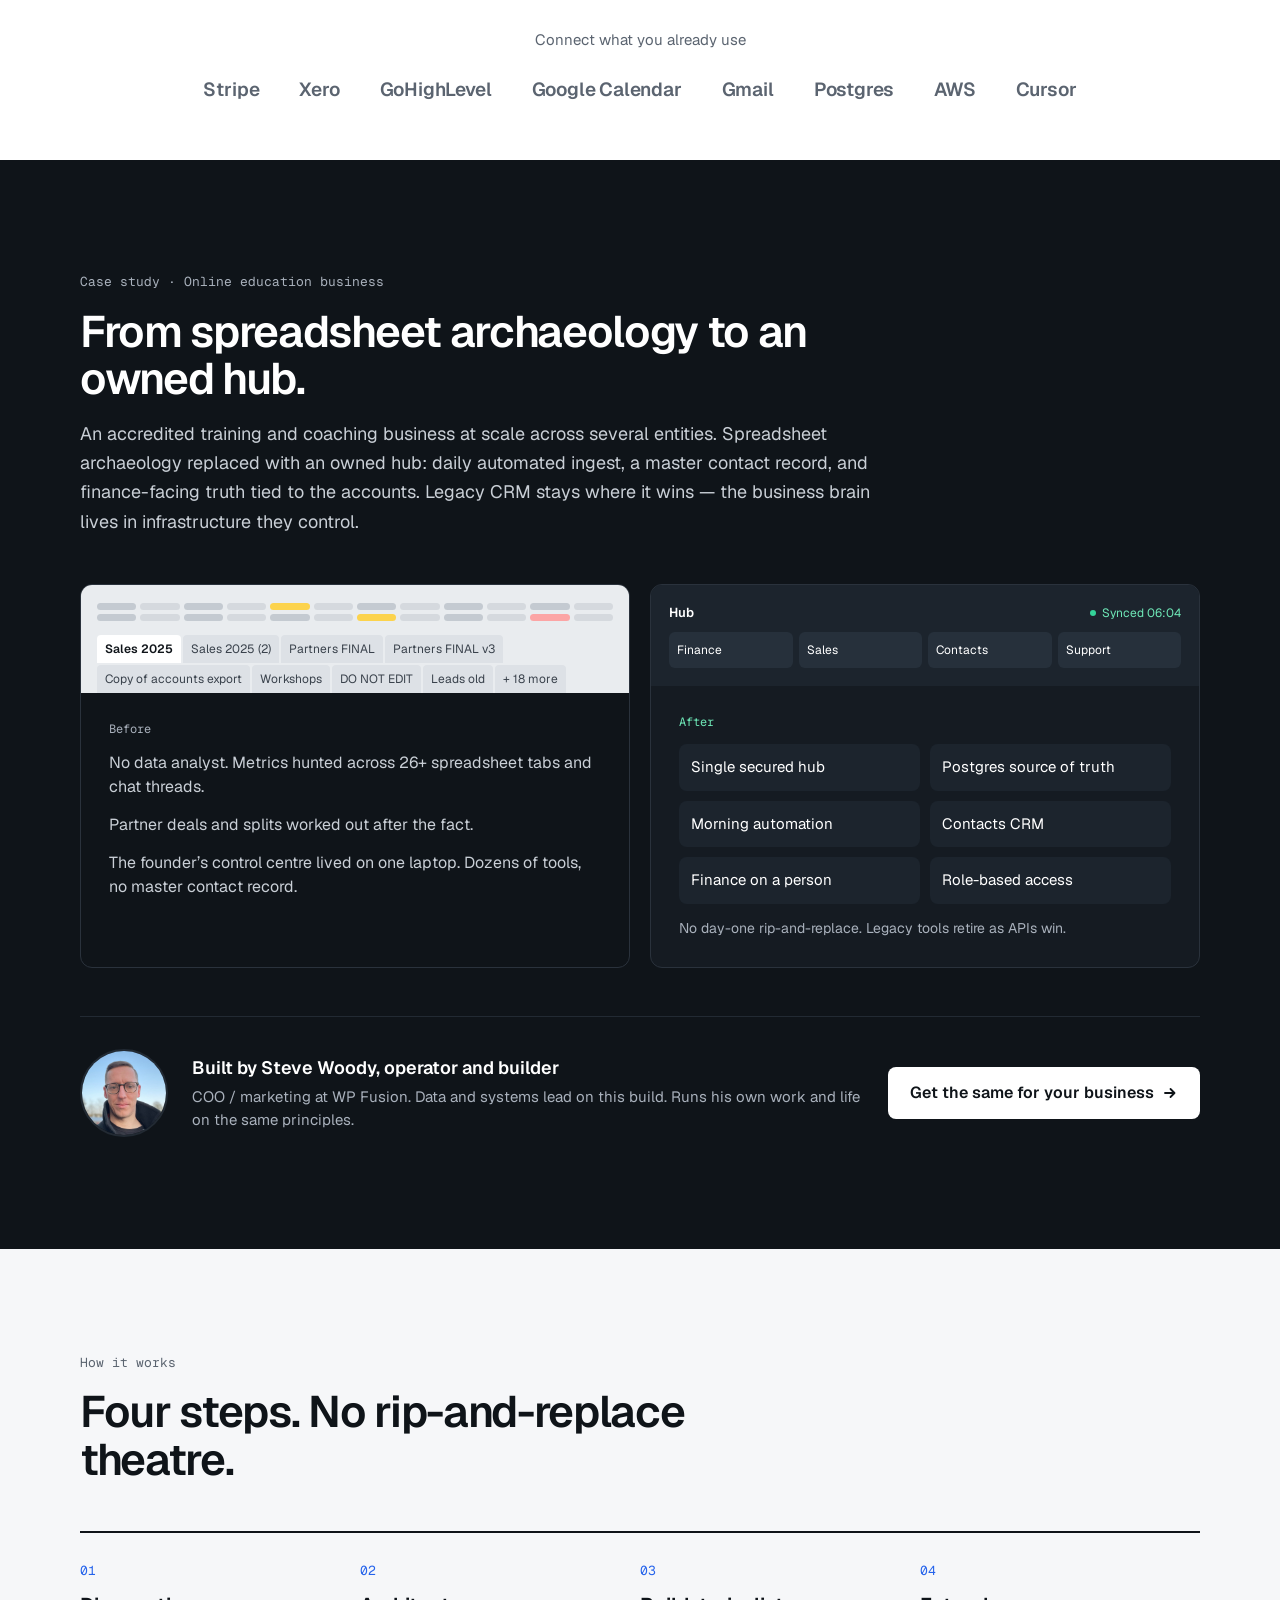
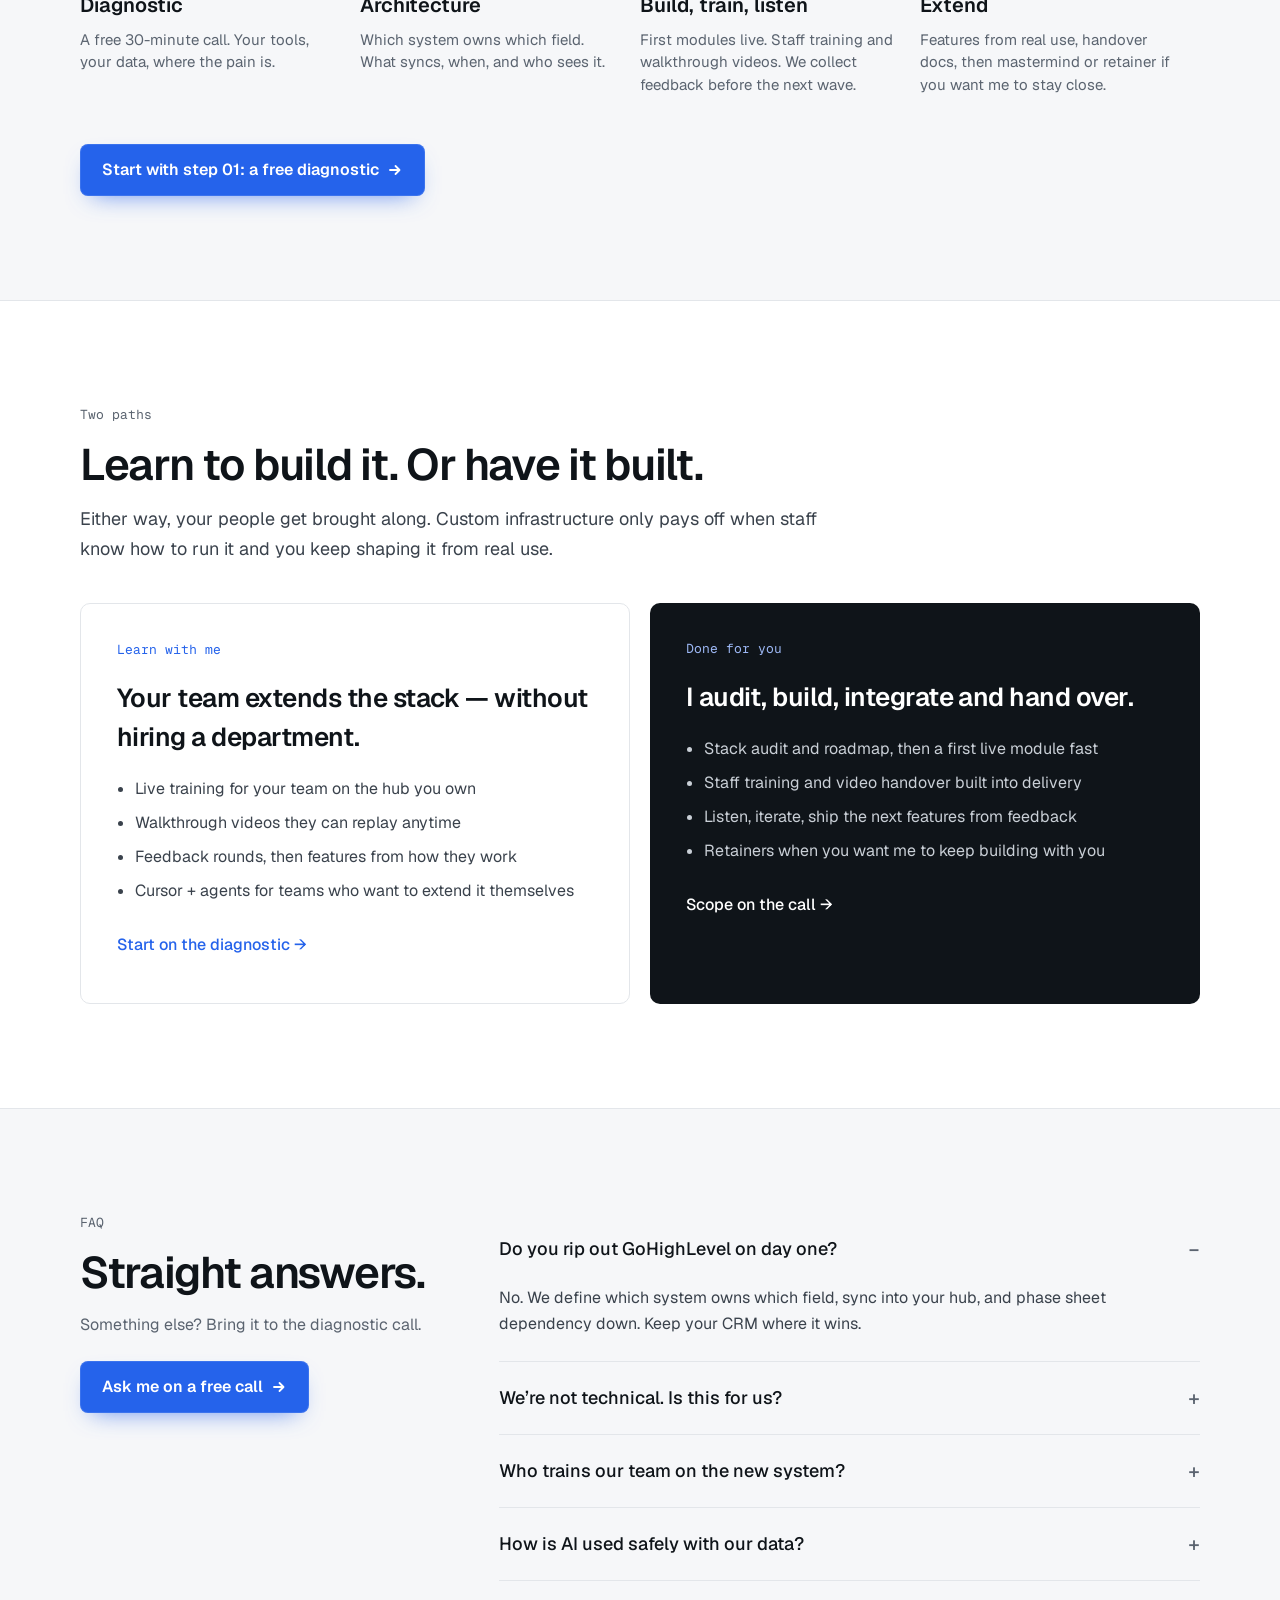
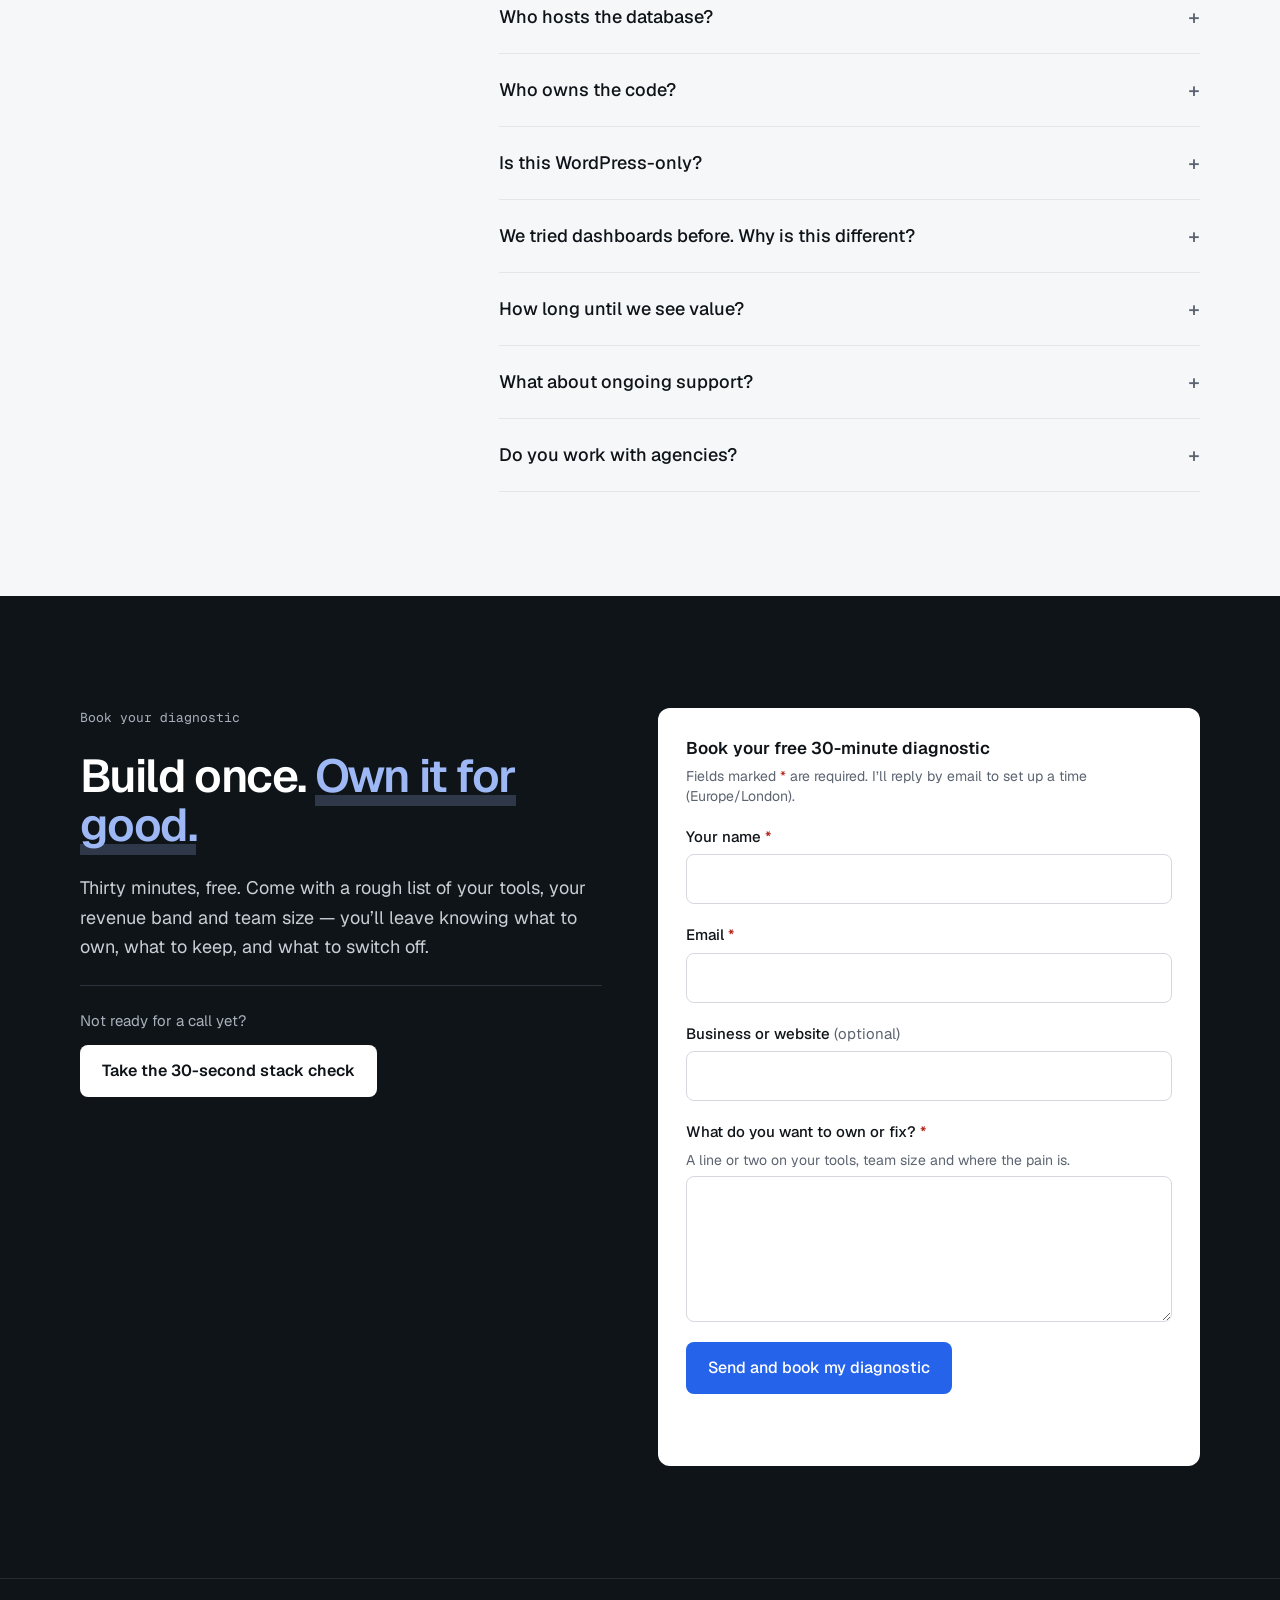
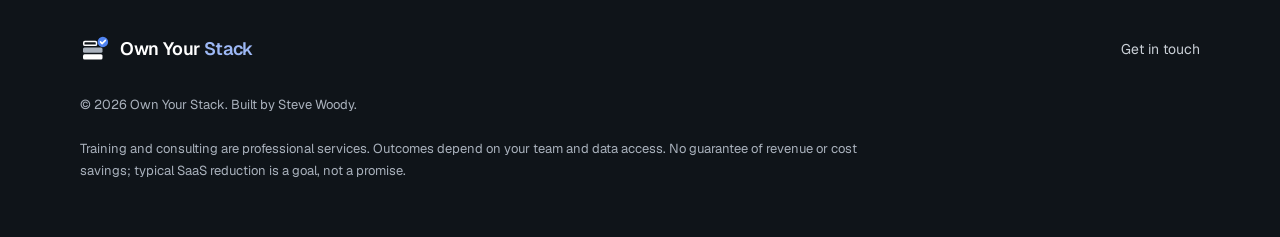
<file: own-your-stack/index.html>
<!doctype html>
<html lang="en-GB">
<head>
  <meta charset="utf-8" />
  <meta name="viewport" content="width=device-width, initial-scale=1" />
  <title>Own Your Stack: SaaS had its day. Take your stack back.</title>
  <meta name="description" content="SaaS had its day. Smart owners are taking their stack back. Own the code, the data and the roadmap, and stop paying per seat to rent your own business." />
  <link rel="canonical" href="https://stevewoody.co.uk/own-your-stack/" />
  <link rel="icon" href="/own-your-stack/brand/favicon.svg" type="image/svg+xml" />
  <link rel="icon" href="/own-your-stack/brand/favicon-32.png" type="image/png" sizes="32x32" />
  <link rel="apple-touch-icon" href="/own-your-stack/brand/apple-touch-icon.png" />
  <meta name="theme-color" content="#0F1419" />
  <meta property="og:type" content="website" />
  <meta property="og:site_name" content="Own Your Stack" />
  <meta property="og:title" content="Own Your Stack: SaaS had its day. Take your stack back." />
  <meta property="og:description" content="Own the code, the data and the roadmap. Stop paying per seat to rent your own business." />
  <meta property="og:url" content="https://stevewoody.co.uk/own-your-stack/" />
  <meta property="og:image" content="https://stevewoody.co.uk/own-your-stack/brand/og-image.png" />
  <meta property="og:image:width" content="1200" />
  <meta property="og:image:height" content="630" />
  <meta property="og:image:alt" content="Own Your Stack logo with the headline: SaaS had its day. Smart owners are taking their stack back." />
  <meta property="og:locale" content="en_GB" />
  <meta name="twitter:card" content="summary_large_image" />
  <meta name="twitter:title" content="Own Your Stack: SaaS had its day. Take your stack back." />
  <meta name="twitter:description" content="Own the code, the data and the roadmap. Stop paying per seat to rent your own business." />
  <meta name="twitter:image" content="https://stevewoody.co.uk/own-your-stack/brand/og-image.png" />
  <meta name="twitter:image:alt" content="Own Your Stack logo with the headline: SaaS had its day. Smart owners are taking their stack back." />
  <script type="module" crossorigin src="/own-your-stack/assets/index-oysa9c36e5d.js"></script>
  <link rel="stylesheet" crossorigin href="/own-your-stack/assets/index-I640Xy8o.css">
</head>
<body>
  <div id="root"></div>
</body>
</html>
</file>
<file: styles.css>
@font-face{font-family:"Cormorant";src:url(fonts/CormorantGaramond.woff2) format("woff2");font-weight:300 700;font-style:normal;font-display:swap}
@font-face{font-family:"Cormorant";src:url(fonts/CormorantGaramond-Italic.woff2) format("woff2");font-weight:300 700;font-style:italic;font-display:swap}
@font-face{font-family:"Montserrat";src:url(fonts/Montserrat.woff2) format("woff2");font-weight:100 900;font-style:normal;font-display:swap}
@font-face{font-family:"Inter";src:url(fonts/Inter.woff2) format("woff2");font-weight:100 900;font-style:normal;font-display:swap}
:root{
  --navy:#070a1a;--navy-2:#0d1430;--violet:#6e5aa8;--teal:#3fa7a3;--gold:#e8c27a;--gold-soft:rgba(232,194,122,.55);
  --ink:#f3eee4;--ink-dim:rgba(243,238,228,.82);
  --serif:"Cormorant","Iowan Old Style",Georgia,serif;--sans:"Inter",system-ui,-apple-system,"Segoe UI",sans-serif;
}
*{box-sizing:border-box;margin:0;padding:0}
html{scroll-behavior:smooth;background:var(--navy);-webkit-text-size-adjust:100%}
body{color:var(--ink);font-family:var(--sans);font-size:clamp(1rem,.95rem + .25vw,1.125rem);line-height:1.7}
a{color:inherit}

/* Backdrop */
.bg{position:fixed;inset:0;overflow:hidden;z-index:-1;background:var(--navy)}
.strip{position:absolute;top:0;left:50%;width:max(100vw,140vh);transform:translate3d(-50%,0,0);will-change:transform}
.strip img{display:block;width:100%;height:auto;margin-top:-1px}
.vignette{position:absolute;inset:0;pointer-events:none;
  background:radial-gradient(ellipse at center,transparent 45%,rgba(4,6,16,.55) 100%),linear-gradient(to bottom,rgba(4,6,16,.35),transparent 18%,transparent 82%,rgba(4,6,16,.4))}

/* Sections */
main{position:relative;z-index:2}
#dust{position:fixed;inset:0;width:100%;height:100%;pointer-events:none;z-index:1}
.hero{min-height:100svh;display:flex;flex-direction:column;align-items:center;justify-content:center;text-align:center;padding:6rem 1.5rem}
h1{font-family:"Montserrat",var(--sans);font-weight:650;font-size:clamp(2.4rem,8.5vw,6.5rem);line-height:1.05;letter-spacing:.06em;text-shadow:0 4px 40px rgba(0,0,0,.55)}
.strapline{margin-top:1.1rem;font-family:"Montserrat",var(--sans);font-weight:300;font-size:clamp(.82rem,.6rem + .75vw,1.3rem);letter-spacing:.3em;text-wrap:balance;color:rgba(243,232,210,.9);text-shadow:0 2px 24px rgba(0,0,0,.6);padding-left:.3em}
@media (max-width:480px){.strapline{letter-spacing:.16em;padding-left:.16em}}
.cue{display:block;margin-top:3rem}
.cue::after{content:"";display:block;width:1px;height:56px;margin:0 auto} /* spacer only: the spine draws the line here */

.chapter{position:relative;min-height:250svh;padding:0 clamp(1.25rem,6vw,6rem) 40svh}
.chapter .panel{position:sticky;top:max(18svh,5rem)}
.chapter:not(.first){padding-top:45svh}
.chapter.first{padding-top:0}
.chapter:nth-of-type(even) .panel{margin-left:auto}
.panel{max-width:36rem;padding:clamp(1.5rem,3vw,2.5rem);border-radius:2px;
  background:linear-gradient(135deg,rgba(7,10,26,.72),rgba(13,20,48,.55));
  box-shadow:0 30px 80px rgba(0,0,0,.35);border-left:1px solid var(--gold-soft)}
.chapter .panel{z-index:1}

/* Spine: a thin gold hairline down the page that the boxes attach to */
.spine{position:absolute;left:50%;top:0;height:0;width:1px;z-index:0;pointer-events:none}
.spine-fill{position:absolute;left:0;top:0;width:1px;height:0;
  background:linear-gradient(to bottom,rgba(232,194,122,0),var(--gold-soft) 28px)}
@media (min-width:721px){
  .chapter:nth-of-type(odd) .panel{margin-left:auto;margin-right:calc(50% - 1px);border-left:0;border-right:1px solid var(--gold-soft)}
  .chapter:nth-of-type(even) .panel{margin-left:50%;margin-right:auto}
}
.kicker{font-size:.7rem;letter-spacing:.3em;text-transform:uppercase;color:var(--gold)}
h2{font-family:var(--serif);font-weight:500;font-size:clamp(2.4rem,5.5vw,4rem);line-height:1.05;margin:.5rem 0 1.2rem}
h2.paired .sub{display:block;font-size:clamp(1.3rem,2.2vw,1.75rem);font-weight:400;line-height:1.2;margin-top:.55rem;opacity:.9;text-wrap:balance}
.panel p+p{margin-top:1rem}
.panel p{color:var(--ink-dim)}
blockquote{font-family:var(--serif);font-style:italic;font-size:clamp(1.35rem,2.6vw,1.75rem);line-height:1.35;color:var(--ink);margin-bottom:1.2rem;padding-left:1rem;border-left:1px solid var(--gold-soft)}


.contact{min-height:90svh;display:grid;place-items:center;text-align:center;padding:6rem 1.5rem;background:radial-gradient(ellipse 34rem 18rem at 50% 50%,rgba(4,6,16,.62),rgba(4,6,16,.3) 55%,transparent 80%)}
.contact-line{font-family:var(--serif);font-size:clamp(1.6rem,3.5vw,2.4rem)}
.social{list-style:none;display:flex;justify-content:center;gap:1.4rem;margin-top:1.6rem}
.social a{display:grid;place-items:center;width:48px;height:48px;border-radius:50%;color:var(--gold);border:1px solid rgba(232,194,122,.6);background-color:rgba(7,10,26,.75);transition:color .3s,border-color .3s,background-color .3s}
.social a:hover,.social a:focus-visible{color:var(--ink);border-color:var(--gold);background-color:rgba(25,25,34,.8);outline:none}
.social svg{width:22px;height:22px}
.small{margin-top:1rem;font-size:.7rem;letter-spacing:.25em;text-transform:uppercase;color:var(--ink-dim);opacity:.6}

/* Reveal */
.reveal{opacity:0;transform:translateY(28px);transition:opacity 1.1s ease,transform 1.1s cubic-bezier(.2,.7,.2,1)}
.reveal.in{opacity:1;transform:none}
@media (max-height:760px){.chapter .panel{position:relative;top:auto}}

@media (max-width:720px){
  .chapter{min-height:200svh;padding-left:1rem;padding-right:1rem;padding-bottom:30svh}
  .chapter:not(.first){padding-top:40svh}
  .panel{background:linear-gradient(160deg,rgba(7,10,26,.8),rgba(13,20,48,.68))}
  .chapter:nth-of-type(even) .panel{margin-left:0}
  .spine{left:1rem}
}
@media (prefers-reduced-motion:reduce){
  html{scroll-behavior:auto}
  .reveal{opacity:1;transform:none;transition:none}
}
</file>
<file: own-your-stack/assets/index-I640Xy8o.css>
/*! tailwindcss v4.3.3 | MIT License | https://tailwindcss.com */@layer properties{@supports (((-webkit-hyphens:none)) and (not (margin-trim:inline))) or ((-moz-orient:inline) and (not (color:rgb(from red r g b)))){*,:before,:after,::backdrop{--tw-rotate-x:initial;--tw-rotate-y:initial;--tw-rotate-z:initial;--tw-skew-x:initial;--tw-skew-y:initial;--tw-border-style:solid;--tw-leading:initial;--tw-font-weight:initial;--tw-tracking:initial;--tw-shadow:0 0 #0000;--tw-shadow-color:initial;--tw-shadow-alpha:100%;--tw-inset-shadow:0 0 #0000;--tw-inset-shadow-color:initial;--tw-inset-shadow-alpha:100%;--tw-ring-color:initial;--tw-ring-shadow:0 0 #0000;--tw-inset-ring-color:initial;--tw-inset-ring-shadow:0 0 #0000;--tw-ring-inset:initial;--tw-ring-offset-width:0px;--tw-ring-offset-color:#fff;--tw-ring-offset-shadow:0 0 #0000;--tw-blur:initial;--tw-brightness:initial;--tw-contrast:initial;--tw-grayscale:initial;--tw-hue-rotate:initial;--tw-invert:initial;--tw-opacity:initial;--tw-saturate:initial;--tw-sepia:initial;--tw-drop-shadow:initial;--tw-drop-shadow-color:initial;--tw-drop-shadow-alpha:100%;--tw-drop-shadow-size:initial;--tw-backdrop-blur:initial;--tw-backdrop-brightness:initial;--tw-backdrop-contrast:initial;--tw-backdrop-grayscale:initial;--tw-backdrop-hue-rotate:initial;--tw-backdrop-invert:initial;--tw-backdrop-opacity:initial;--tw-backdrop-saturate:initial;--tw-backdrop-sepia:initial;--tw-duration:initial;--tw-translate-x:0;--tw-translate-y:0;--tw-translate-z:0;--tw-outline-style:solid}}}@layer theme{:root,:host{--font-sans:"Geist", system-ui, sans-serif;--font-mono:"Geist Mono", ui-monospace, monospace;--color-white:#fff;--spacing:.25rem;--container-xl:36rem;--text-xs:.75rem;--text-xs--line-height:calc(1 / .75);--text-sm:.875rem;--text-sm--line-height:calc(1.25 / .875);--text-base:1rem;--text-base--line-height: 1.5 ;--text-lg:1.125rem;--text-lg--line-height:calc(1.75 / 1.125);--text-xl:1.25rem;--text-xl--line-height:calc(1.75 / 1.25);--text-2xl:1.5rem;--text-2xl--line-height:calc(2 / 1.5);--font-weight-normal:400;--font-weight-medium:500;--font-weight-semibold:600;--leading-tight:1.25;--leading-snug:1.375;--leading-normal:1.5;--leading-relaxed:1.625;--radius-sm:.25rem;--radius-md:.375rem;--radius-lg:.5rem;--radius-xl:.75rem;--radius-2xl:1rem;--default-transition-duration:.15s;--default-transition-timing-function:cubic-bezier(.4, 0, .2, 1);--default-font-family:var(--font-sans);--default-mono-font-family:var(--font-mono);--color-ink:#0f1419;--color-paper:#f6f7f9;--color-accent:#2563eb;--color-accent-hover:#1d4ed8;--color-accent-tint:#eef2ff;--color-muted:#5b6470;--color-body:#3a424c;--color-line:#e3e6ea;--color-line-strong:#d5d9de;--color-ink-2:#151b22;--color-ink-line:#2a323c;--color-on-ink-muted:#a9b1bc}}@layer base{*,:after,:before,::backdrop{box-sizing:border-box;border:0 solid;margin:0;padding:0}::file-selector-button{box-sizing:border-box;border:0 solid;margin:0;padding:0}html,:host{-webkit-text-size-adjust:100%;-moz-tab-size:4;tab-size:4;line-height:1.5;font-family:var(--default-font-family,-apple-system, BlinkMacSystemFont, "Segoe UI", Roboto, "Helvetica Neue", "Noto Sans", Arial, sans-serif, "Apple Color Emoji", "Segoe UI Emoji", "Segoe UI Symbol", "Noto Color Emoji");font-feature-settings:var(--default-font-feature-settings,normal);font-variation-settings:var(--default-font-variation-settings,normal);-webkit-tap-highlight-color:transparent}hr{height:0;color:inherit;border-top-width:1px}abbr:where([title]){-webkit-text-decoration:underline dotted;text-decoration:underline dotted}h1,h2,h3,h4,h5,h6{font-size:inherit;font-weight:inherit}a{color:inherit;-webkit-text-decoration:inherit;text-decoration:inherit}b,strong{font-weight:bolder}code,kbd,samp,pre{font-family:var(--default-mono-font-family,ui-monospace, SFMono-Regular, Menlo, Monaco, Consolas, "Liberation Mono", "Courier New", monospace);font-feature-settings:var(--default-mono-font-feature-settings,normal);font-variation-settings:var(--default-mono-font-variation-settings,normal);font-size:1em}small{font-size:80%}sub,sup{vertical-align:baseline;font-size:75%;line-height:0;position:relative}sub{bottom:-.25em}sup{top:-.5em}table{text-indent:0;border-color:inherit;border-collapse:collapse}:-moz-focusring:where(:not(iframe)){outline:auto}progress{vertical-align:baseline}summary{display:list-item}ol,ul,menu{list-style:none}img,svg,video,canvas,audio,iframe,embed,object{vertical-align:middle;display:block}img,video{max-width:100%;height:auto}button,input,select,optgroup,textarea{font:inherit;font-feature-settings:inherit;font-variation-settings:inherit;letter-spacing:inherit;color:inherit;opacity:1;background-color:#0000;border-radius:0}::file-selector-button{font:inherit;font-feature-settings:inherit;font-variation-settings:inherit;letter-spacing:inherit;color:inherit;opacity:1;background-color:#0000;border-radius:0}:where(select:is([multiple],[size])) optgroup{font-weight:bolder}:where(select:is([multiple],[size])) optgroup option{padding-inline-start:20px}::file-selector-button{margin-inline-end:4px}::placeholder{opacity:1}@supports (not ((-webkit-appearance:-apple-pay-button))) or (contain-intrinsic-size:1px){::placeholder{color:currentColor}@supports (color:color-mix(in lab,red,red)){::placeholder{color:color-mix(in oklab,currentcolor 50%,transparent)}}}textarea{resize:vertical}::-webkit-search-decoration{-webkit-appearance:none}::-webkit-date-and-time-value{min-height:1lh;text-align:inherit}::-webkit-datetime-edit{display:inline-flex}::-webkit-datetime-edit-fields-wrapper{padding:0}::-webkit-datetime-edit{padding-block:0}::-webkit-datetime-edit-year-field{padding-block:0}::-webkit-datetime-edit-month-field{padding-block:0}::-webkit-datetime-edit-day-field{padding-block:0}::-webkit-datetime-edit-hour-field{padding-block:0}::-webkit-datetime-edit-minute-field{padding-block:0}::-webkit-datetime-edit-second-field{padding-block:0}::-webkit-datetime-edit-millisecond-field{padding-block:0}::-webkit-datetime-edit-meridiem-field{padding-block:0}::-webkit-calendar-picker-indicator{line-height:1}:-moz-ui-invalid{box-shadow:none}button,input:where([type=button],[type=reset],[type=submit]){-webkit-appearance:button;-moz-appearance:button;appearance:button}::file-selector-button{-webkit-appearance:button;-moz-appearance:button;appearance:button}::-webkit-inner-spin-button{height:auto}::-webkit-outer-spin-button{height:auto}[hidden]:where(:not([hidden=until-found])){display:none!important}}@layer components;@layer utilities{.sr-only{clip-path:inset(50%);white-space:nowrap;border-width:0;width:1px;height:1px;margin:-1px;padding:0;position:absolute;overflow:hidden}.absolute{position:absolute}.fixed{position:fixed}.relative{position:relative}.sticky{position:sticky}.top-0{top:0}.bottom-0{bottom:0}.-left-\[10000px\]{left:-10000px}.z-10{z-index:10}.col-span-2{grid-column:span 2/span 2}.m-0{margin:0}.m-auto{margin:auto}.-mx-5{margin-inline:calc(var(--spacing) * -5)}.mx-auto{margin-inline:auto}.-mt-1{margin-top:calc(var(--spacing) * -1)}.-mt-3{margin-top:calc(var(--spacing) * -3)}.mt-1\.5{margin-top:calc(var(--spacing) * 1.5)}.mt-2{margin-top:calc(var(--spacing) * 2)}.mt-4{margin-top:calc(var(--spacing) * 4)}.mt-\[7px\]{margin-top:7px}.mt-\[72px\]{margin-top:72px}.mt-auto{margin-top:auto}.-mr-2{margin-right:calc(var(--spacing) * -2)}.-mb-5{margin-bottom:calc(var(--spacing) * -5)}.mb-2{margin-bottom:calc(var(--spacing) * 2)}.mb-3{margin-bottom:calc(var(--spacing) * 3)}.block{display:block}.contents{display:contents}.flex{display:flex}.grid{display:grid}.hidden{display:none}.inline{display:inline}.inline-flex{display:inline-flex}.size-1\.5{width:calc(var(--spacing) * 1.5);height:calc(var(--spacing) * 1.5)}.size-2\.5{width:calc(var(--spacing) * 2.5);height:calc(var(--spacing) * 2.5)}.size-6{width:calc(var(--spacing) * 6);height:calc(var(--spacing) * 6)}.size-11{width:calc(var(--spacing) * 11);height:calc(var(--spacing) * 11)}.size-\[7px\]{width:7px;height:7px}.size-\[34px\]{width:34px;height:34px}.size-\[88px\]{width:88px;height:88px}.h-1{height:var(--spacing)}.h-1\.5{height:calc(var(--spacing) * 1.5)}.h-\[7px\]{height:7px}.h-\[68px\]{height:68px}.h-px{height:1px}.max-h-\[calc\(100dvh-24px\)\]{max-height:calc(100dvh - 24px)}.min-h-6{min-height:calc(var(--spacing) * 6)}.min-h-11{min-height:calc(var(--spacing) * 11)}.min-h-12{min-height:calc(var(--spacing) * 12)}.min-h-\[280px\]{min-height:280px}.min-h-\[420px\]{min-height:420px}.min-h-\[440px\]{min-height:440px}.w-\[210px\]{width:210px}.w-\[calc\(100\%-24px\)\]{width:calc(100% - 24px)}.w-auto{width:auto}.w-fit{width:fit-content}.w-full{width:100%}.w-px{width:1px}.max-w-\[380px\]{max-width:380px}.max-w-\[520px\]{max-width:520px}.max-w-\[720px\]{max-width:720px}.max-w-\[760px\]{max-width:760px}.max-w-\[780px\]{max-width:780px}.max-w-\[820px\]{max-width:820px}.max-w-\[1020px\]{max-width:1020px}.max-w-\[1200px\]{max-width:1200px}.max-w-xl{max-width:var(--container-xl)}.min-w-0{min-width:0}.min-w-11{min-width:calc(var(--spacing) * 11)}.flex-1{flex:1}.flex-\[0_1_420px\]{flex:0 420px}.flex-\[1\.3_1_320px\]{flex:1.3 320px}.flex-\[1_1_240px\]{flex:240px}.flex-\[1_1_260px\]{flex:260px}.flex-\[1_1_300px\]{flex:300px}.flex-\[1_1_320px\]{flex:320px}.flex-\[1_1_400px\]{flex:400px}.flex-\[1_1_420px\]{flex:420px}.flex-\[1_1_440px\]{flex:440px}.flex-\[1_1_460px\]{flex:460px}.flex-\[2_1_560px\]{flex:2 560px}.shrink-0{flex-shrink:0}.flex-grow{flex-grow:1}.-rotate-2{rotate:-2deg}.transform{transform:var(--tw-rotate-x,) var(--tw-rotate-y,) var(--tw-rotate-z,) var(--tw-skew-x,) var(--tw-skew-y,)}.cursor-pointer{cursor:pointer}.resize-y{resize:vertical}.list-disc{list-style-type:disc}.list-none{list-style-type:none}.grid-cols-1{grid-template-columns:repeat(1,minmax(0,1fr))}.grid-cols-2{grid-template-columns:repeat(2,minmax(0,1fr))}.grid-cols-4{grid-template-columns:repeat(4,minmax(0,1fr))}.grid-cols-12{grid-template-columns:repeat(12,minmax(0,1fr))}.grid-cols-\[repeat\(auto-fit\,minmax\(170px\,1fr\)\)\]{grid-template-columns:repeat(auto-fit,minmax(170px,1fr))}.grid-cols-\[repeat\(auto-fit\,minmax\(240px\,1fr\)\)\]{grid-template-columns:repeat(auto-fit,minmax(240px,1fr))}.grid-cols-\[repeat\(auto-fit\,minmax\(300px\,1fr\)\)\]{grid-template-columns:repeat(auto-fit,minmax(300px,1fr))}.grid-cols-\[repeat\(auto-fit\,minmax\(320px\,1fr\)\)\]{grid-template-columns:repeat(auto-fit,minmax(320px,1fr))}.flex-col{flex-direction:column}.flex-wrap{flex-wrap:wrap}.items-center{align-items:center}.items-start{align-items:flex-start}.items-stretch{align-items:stretch}.justify-between{justify-content:space-between}.justify-center{justify-content:center}.gap-0{gap:0}.gap-0\.5{gap:calc(var(--spacing) * .5)}.gap-1{gap:var(--spacing)}.gap-1\.5{gap:calc(var(--spacing) * 1.5)}.gap-2{gap:calc(var(--spacing) * 2)}.gap-2\.5{gap:calc(var(--spacing) * 2.5)}.gap-3{gap:calc(var(--spacing) * 3)}.gap-3\.5{gap:calc(var(--spacing) * 3.5)}.gap-4{gap:calc(var(--spacing) * 4)}.gap-5{gap:calc(var(--spacing) * 5)}.gap-6{gap:calc(var(--spacing) * 6)}.gap-7{gap:calc(var(--spacing) * 7)}.gap-8{gap:calc(var(--spacing) * 8)}.gap-10{gap:calc(var(--spacing) * 10)}.gap-12{gap:calc(var(--spacing) * 12)}.gap-\[18px\]{gap:18px}.gap-x-4{column-gap:calc(var(--spacing) * 4)}.gap-x-5{column-gap:calc(var(--spacing) * 5)}.gap-x-10{column-gap:calc(var(--spacing) * 10)}.gap-y-3{row-gap:calc(var(--spacing) * 3)}.gap-y-4{row-gap:calc(var(--spacing) * 4)}.self-start{align-self:flex-start}.overflow-hidden{overflow:hidden}.overflow-y-auto{overflow-y:auto}.rounded-2xl{border-radius:var(--radius-2xl)}.rounded-\[5px\]{border-radius:5px}.rounded-\[10px\]{border-radius:10px}.rounded-full{border-radius:3.40282e38px}.rounded-lg{border-radius:var(--radius-lg)}.rounded-md{border-radius:var(--radius-md)}.rounded-sm{border-radius:var(--radius-sm)}.rounded-xl{border-radius:var(--radius-xl)}.rounded-t{border-top-left-radius:.25rem;border-top-right-radius:.25rem}.rounded-t-\[18px\]{border-top-left-radius:18px;border-top-right-radius:18px}.rounded-t-xl{border-top-left-radius:var(--radius-xl);border-top-right-radius:var(--radius-xl)}.border{border-style:var(--tw-border-style);border-width:1px}.border-0{border-style:var(--tw-border-style);border-width:0}.border-2{border-style:var(--tw-border-style);border-width:2px}.border-y{border-block-style:var(--tw-border-style);border-block-width:1px}.border-t{border-top-style:var(--tw-border-style);border-top-width:1px}.border-t-2{border-top-style:var(--tw-border-style);border-top-width:2px}.border-r{border-right-style:var(--tw-border-style);border-right-width:1px}.border-b{border-bottom-style:var(--tw-border-style);border-bottom-width:1px}.border-dashed{--tw-border-style:dashed;border-style:dashed}.border-\[\#222A33\]{border-color:#222a33}.border-\[\#A7F3D0\]{border-color:#a7f3d0}.border-\[\#B42318\]{border-color:#b42318}.border-\[\#C4CAD1\]{border-color:#c4cad1}.border-\[\#E3E6EA\]{border-color:#e3e6ea}.border-\[\#EEF0F2\]{border-color:#eef0f2}.border-\[\#F2F4F6\]{border-color:#f2f4f6}.border-accent{border-color:var(--color-accent)}.border-ink{border-color:var(--color-ink)}.border-ink-line{border-color:var(--color-ink-line)}.border-line{border-color:var(--color-line)}.border-line-strong{border-color:var(--color-line-strong)}.border-white{border-color:var(--color-white)}.bg-\[\#1C242D\]{background-color:#1c242d}.bg-\[\#34D399\]{background-color:#34d399}.bg-\[\#151B22\]{background-color:#151b22}.bg-\[\#26303B\]{background-color:#26303b}.bg-\[\#059669\]{background-color:#059669}.bg-\[\#C4CAD1\]{background-color:#c4cad1}.bg-\[\#D5D9DE\]{background-color:#d5d9de}.bg-\[\#DDE1E6\]{background-color:#dde1e6}.bg-\[\#E3E6EA\]{background-color:#e3e6ea}.bg-\[\#E9ECEF\]{background-color:#e9ecef}.bg-\[\#ECFDF5\]{background-color:#ecfdf5}.bg-\[\#EEF2FF\]{background-color:#eef2ff}.bg-\[\#F2F4F6\]{background-color:#f2f4f6}.bg-\[\#FAFBFC\]{background-color:#fafbfc}.bg-\[\#FCA5A5\]{background-color:#fca5a5}.bg-\[\#FCD34D\]{background-color:#fcd34d}.bg-\[\#FEF3F2\]{background-color:#fef3f2}.bg-\[\#FFFEFA\]{background-color:#fffefa}.bg-accent{background-color:var(--color-accent)}.bg-accent-tint{background-color:var(--color-accent-tint)}.bg-ink{background-color:var(--color-ink)}.bg-line{background-color:var(--color-line)}.bg-paper{background-color:var(--color-paper)}.bg-paper\/90{background-color:#f6f7f9e6}@supports (color:color-mix(in lab,red,red)){.bg-paper\/90{background-color:color-mix(in oklab,var(--color-paper) 90%,transparent)}}.bg-white{background-color:var(--color-white)}.object-cover{object-fit:cover}.p-0{padding:0}.p-2\.5{padding:calc(var(--spacing) * 2.5)}.p-3{padding:calc(var(--spacing) * 3)}.p-3\.5{padding:calc(var(--spacing) * 3.5)}.p-4{padding:calc(var(--spacing) * 4)}.p-5{padding:calc(var(--spacing) * 5)}.p-6{padding:calc(var(--spacing) * 6)}.p-7{padding:calc(var(--spacing) * 7)}.p-9{padding:calc(var(--spacing) * 9)}.p-\[18px\]{padding:18px}.px-1{padding-inline:var(--spacing)}.px-2{padding-inline:calc(var(--spacing) * 2)}.px-2\.5{padding-inline:calc(var(--spacing) * 2.5)}.px-3{padding-inline:calc(var(--spacing) * 3)}.px-3\.5{padding-inline:calc(var(--spacing) * 3.5)}.px-4{padding-inline:calc(var(--spacing) * 4)}.px-5{padding-inline:calc(var(--spacing) * 5)}.px-7{padding-inline:calc(var(--spacing) * 7)}.px-\[7px\]{padding-inline:7px}.px-\[18px\]{padding-inline:18px}.px-\[22px\]{padding-inline:22px}.py-0\.5{padding-block:calc(var(--spacing) * .5)}.py-1{padding-block:var(--spacing)}.py-1\.5{padding-block:calc(var(--spacing) * 1.5)}.py-2{padding-block:calc(var(--spacing) * 2)}.py-2\.5{padding-block:calc(var(--spacing) * 2.5)}.py-3{padding-block:calc(var(--spacing) * 3)}.py-3\.5{padding-block:calc(var(--spacing) * 3.5)}.py-5{padding-block:calc(var(--spacing) * 5)}.py-14{padding-block:calc(var(--spacing) * 14)}.py-20{padding-block:calc(var(--spacing) * 20)}.py-\[18px\]{padding-block:18px}.py-\[22px\]{padding-block:22px}.py-\[72px\]{padding-block:72px}.pt-0\.5{padding-top:calc(var(--spacing) * .5)}.pt-2{padding-top:calc(var(--spacing) * 2)}.pt-2\.5{padding-top:calc(var(--spacing) * 2.5)}.pt-3{padding-top:calc(var(--spacing) * 3)}.pt-3\.5{padding-top:calc(var(--spacing) * 3.5)}.pt-4{padding-top:calc(var(--spacing) * 4)}.pt-5{padding-top:calc(var(--spacing) * 5)}.pt-6{padding-top:calc(var(--spacing) * 6)}.pt-7{padding-top:calc(var(--spacing) * 7)}.pt-8{padding-top:calc(var(--spacing) * 8)}.pt-10{padding-top:calc(var(--spacing) * 10)}.pt-12{padding-top:calc(var(--spacing) * 12)}.pt-20{padding-top:calc(var(--spacing) * 20)}.pt-\[18px\]{padding-top:18px}.pr-6{padding-right:calc(var(--spacing) * 6)}.pr-10{padding-right:calc(var(--spacing) * 10)}.pb-0{padding-bottom:0}.pb-3{padding-bottom:calc(var(--spacing) * 3)}.pb-3\.5{padding-bottom:calc(var(--spacing) * 3.5)}.pb-5{padding-bottom:calc(var(--spacing) * 5)}.pb-6{padding-bottom:calc(var(--spacing) * 6)}.pb-14{padding-bottom:calc(var(--spacing) * 14)}.pl-\[18px\]{padding-left:18px}.text-center{text-align:center}.text-left{text-align:left}.font-mono{font-family:var(--font-mono)}.text-2xl{font-size:var(--text-2xl);line-height:var(--tw-leading,var(--text-2xl--line-height))}.text-base{font-size:var(--text-base);line-height:var(--tw-leading,var(--text-base--line-height))}.text-lg{font-size:var(--text-lg);line-height:var(--tw-leading,var(--text-lg--line-height))}.text-sm{font-size:var(--text-sm);line-height:var(--tw-leading,var(--text-sm--line-height))}.text-xl{font-size:var(--text-xl);line-height:var(--tw-leading,var(--text-xl--line-height))}.text-xs{font-size:var(--text-xs);line-height:var(--tw-leading,var(--text-xs--line-height))}.text-\[13px\]{font-size:13px}.text-\[15px\]{font-size:15px}.text-\[17px\]{font-size:17px}.text-\[18px\]{font-size:18px}.text-\[19px\]{font-size:19px}.text-\[22px\]{font-size:22px}.text-\[26px\]{font-size:26px}.text-\[30px\]{font-size:30px}.text-\[34px\]{font-size:34px}.text-\[40px\]{font-size:40px}.leading-\[1\.06\]{--tw-leading:1.06;line-height:1.06}.leading-\[1\.08\]{--tw-leading:1.08;line-height:1.08}.leading-normal{--tw-leading:var(--leading-normal);line-height:var(--leading-normal)}.leading-relaxed{--tw-leading:var(--leading-relaxed);line-height:var(--leading-relaxed)}.leading-snug{--tw-leading:var(--leading-snug);line-height:var(--leading-snug)}.leading-tight{--tw-leading:var(--leading-tight);line-height:var(--leading-tight)}.font-medium{--tw-font-weight:var(--font-weight-medium);font-weight:var(--font-weight-medium)}.font-normal{--tw-font-weight:var(--font-weight-normal);font-weight:var(--font-weight-normal)}.font-semibold{--tw-font-weight:var(--font-weight-semibold);font-weight:var(--font-weight-semibold)}.tracking-\[-0\.01em\]{--tw-tracking:-.01em;letter-spacing:-.01em}.tracking-\[-0\.02em\]{--tw-tracking:-.02em;letter-spacing:-.02em}.tracking-\[-0\.03em\]{--tw-tracking:-.03em;letter-spacing:-.03em}.tracking-\[-0\.04em\]{--tw-tracking:-.04em;letter-spacing:-.04em}.tracking-\[-0\.035em\]{--tw-tracking:-.035em;letter-spacing:-.035em}.tracking-\[0\.1em\]{--tw-tracking:.1em;letter-spacing:.1em}.tracking-\[0\.12em\]{--tw-tracking:.12em;letter-spacing:.12em}.text-\[\#1E3A8A\]{color:#1e3a8a}.text-\[\#2A323C\]{color:#2a323c}.text-\[\#6EE7B7\]{color:#6ee7b7}.text-\[\#9DB8F5\]{color:#9db8f5}.text-\[\#065F46\]{color:#065f46}.text-\[\#047857\]{color:#047857}.text-\[\#912018\]{color:#912018}.text-\[\#B42318\]{color:#b42318}.text-\[\#C9CFD6\]{color:#c9cfd6}.text-accent{color:var(--color-accent)}.text-accent-hover{color:var(--color-accent-hover)}.text-body{color:var(--color-body)}.text-ink{color:var(--color-ink)}.text-muted{color:var(--color-muted)}.text-on-ink-muted{color:var(--color-on-ink-muted)}.text-white{color:var(--color-white)}.no-underline{text-decoration-line:none}.shadow-\[0_8px_18px_-10px_rgba\(37\,99\,235\,0\.8\)\]{--tw-shadow:0 8px 18px -10px var(--tw-shadow-color,#2563ebcc);box-shadow:var(--tw-inset-shadow),var(--tw-inset-ring-shadow),var(--tw-ring-offset-shadow),var(--tw-ring-shadow),var(--tw-shadow)}.shadow-\[0_10px_24px_-12px_rgba\(37\,99\,235\,0\.75\)\]{--tw-shadow:0 10px 24px -12px var(--tw-shadow-color,#2563ebbf);box-shadow:var(--tw-inset-shadow),var(--tw-inset-ring-shadow),var(--tw-ring-offset-shadow),var(--tw-ring-shadow),var(--tw-shadow)}.shadow-\[0_30px_80px_-20px_rgba\(15\,20\,25\,0\.55\)\]{--tw-shadow:0 30px 80px -20px var(--tw-shadow-color,#0f14198c);box-shadow:var(--tw-inset-shadow),var(--tw-inset-ring-shadow),var(--tw-ring-offset-shadow),var(--tw-ring-shadow),var(--tw-shadow)}.shadow-\[0_30px_80px_rgba\(0\,0\,0\,0\.35\)\]{--tw-shadow:0 30px 80px var(--tw-shadow-color,#00000059);box-shadow:var(--tw-inset-shadow),var(--tw-inset-ring-shadow),var(--tw-ring-offset-shadow),var(--tw-ring-shadow),var(--tw-shadow)}.ring-1{--tw-ring-shadow:var(--tw-ring-inset,) 0 0 0 calc(1px + var(--tw-ring-offset-width)) var(--tw-ring-color,currentcolor);box-shadow:var(--tw-inset-shadow),var(--tw-inset-ring-shadow),var(--tw-ring-offset-shadow),var(--tw-ring-shadow),var(--tw-shadow)}.ring-line-strong{--tw-ring-color:var(--color-line-strong)}.ring-white\/10{--tw-ring-color:#ffffff1a}@supports (color:color-mix(in lab,red,red)){.ring-white\/10{--tw-ring-color:color-mix(in oklab, var(--color-white) 10%, transparent)}}.drop-shadow-\[0_18px_30px_rgba\(15\,20\,25\,0\.14\)\]{--tw-drop-shadow-size:drop-shadow(0 18px 30px var(--tw-drop-shadow-color,#0f141924));--tw-drop-shadow:var(--tw-drop-shadow-size);filter:var(--tw-blur,) var(--tw-brightness,) var(--tw-contrast,) var(--tw-grayscale,) var(--tw-hue-rotate,) var(--tw-invert,) var(--tw-saturate,) var(--tw-sepia,) var(--tw-drop-shadow,)}.backdrop-blur{--tw-backdrop-blur:blur(8px);-webkit-backdrop-filter:var(--tw-backdrop-blur,) var(--tw-backdrop-brightness,) var(--tw-backdrop-contrast,) var(--tw-backdrop-grayscale,) var(--tw-backdrop-hue-rotate,) var(--tw-backdrop-invert,) var(--tw-backdrop-opacity,) var(--tw-backdrop-saturate,) var(--tw-backdrop-sepia,);backdrop-filter:var(--tw-backdrop-blur,) var(--tw-backdrop-brightness,) var(--tw-backdrop-contrast,) var(--tw-backdrop-grayscale,) var(--tw-backdrop-hue-rotate,) var(--tw-backdrop-invert,) var(--tw-backdrop-opacity,) var(--tw-backdrop-saturate,) var(--tw-backdrop-sepia,)}.transition-\[transform\,box-shadow\,background-color\]{transition-property:transform,box-shadow,background-color;transition-timing-function:var(--tw-ease,var(--default-transition-timing-function));transition-duration:var(--tw-duration,var(--default-transition-duration))}.transition-transform{transition-property:transform,translate,scale,rotate;transition-timing-function:var(--tw-ease,var(--default-transition-timing-function));transition-duration:var(--tw-duration,var(--default-transition-duration))}.duration-200{--tw-duration:.2s;transition-duration:.2s}.ring-inset{--tw-ring-inset:inset}.group-open\:hidden:is(:where(.group):is([open],:popover-open,:open) *){display:none}.group-open\:inline:is(:where(.group):is([open],:popover-open,:open) *){display:inline}@media (hover:hover){.group-hover\:translate-x-0\.5:is(:where(.group):hover *){--tw-translate-x:calc(var(--spacing) * .5);translate:var(--tw-translate-x) var(--tw-translate-y)}}.placeholder\:text-\[\#6B7480\]::placeholder{color:#6b7480}.backdrop\:bg-\[\#0F1419\]\/65::backdrop{background-color:#0f1419a6}@media (hover:hover){.hover\:-translate-y-px:hover{--tw-translate-y:-1px;translate:var(--tw-translate-x) var(--tw-translate-y)}.hover\:border-accent:hover{border-color:var(--color-accent)}.hover\:border-ink\/40:hover{border-color:#0f141966}@supports (color:color-mix(in lab,red,red)){.hover\:border-ink\/40:hover{border-color:color-mix(in oklab,var(--color-ink) 40%,transparent)}}.hover\:bg-\[\#EEF2FF\]:hover{background-color:#eef2ff}.hover\:bg-\[\#FEF3F2\]:hover{background-color:#fef3f2}.hover\:bg-accent-hover:hover{background-color:var(--color-accent-hover)}.hover\:bg-accent-tint:hover{background-color:var(--color-accent-tint)}.hover\:bg-ink-2:hover{background-color:var(--color-ink-2)}.hover\:bg-paper:hover{background-color:var(--color-paper)}.hover\:text-accent-hover:hover{color:var(--color-accent-hover)}.hover\:text-ink:hover{color:var(--color-ink)}.hover\:text-white:hover{color:var(--color-white)}.hover\:opacity-90:hover{opacity:.9}.hover\:shadow-\[0_14px_28px_-12px_rgba\(37\,99\,235\,0\.85\)\]:hover{--tw-shadow:0 14px 28px -12px var(--tw-shadow-color,#2563ebd9);box-shadow:var(--tw-inset-shadow),var(--tw-inset-ring-shadow),var(--tw-ring-offset-shadow),var(--tw-ring-shadow),var(--tw-shadow)}}.focus\:not-sr-only:focus{clip-path:none;white-space:normal;width:auto;height:auto;margin:0;padding:0;position:static;overflow:visible}.focus\:fixed:focus{position:fixed}.focus\:top-4:focus{top:calc(var(--spacing) * 4)}.focus\:left-4:focus{left:calc(var(--spacing) * 4)}.focus\:z-50:focus{z-index:50}.focus\:rounded-lg:focus{border-radius:var(--radius-lg)}.focus\:bg-white:focus{background-color:var(--color-white)}.focus\:px-4:focus{padding-inline:calc(var(--spacing) * 4)}.focus\:py-3:focus{padding-block:calc(var(--spacing) * 3)}.focus\:text-ink:focus{color:var(--color-ink)}.focus\:shadow-lg:focus{--tw-shadow:0 10px 15px -3px var(--tw-shadow-color,#0000001a), 0 4px 6px -4px var(--tw-shadow-color,#0000001a);box-shadow:var(--tw-inset-shadow),var(--tw-inset-ring-shadow),var(--tw-ring-offset-shadow),var(--tw-ring-shadow),var(--tw-shadow)}.focus\:outline-none:focus{--tw-outline-style:none;outline-style:none}.focus-visible\:outline-3:focus-visible{outline-style:var(--tw-outline-style);outline-width:3px}.focus-visible\:outline-offset-2:focus-visible{outline-offset:2px}.focus-visible\:outline-accent:focus-visible{outline-color:var(--color-accent)}.disabled\:cursor-not-allowed:disabled{cursor:not-allowed}.disabled\:cursor-wait:disabled{cursor:wait}.disabled\:opacity-60:disabled{opacity:.6}.disabled\:opacity-80:disabled{opacity:.8}.has-\[\:focus-visible\]\:outline-3:has(:focus-visible){outline-style:var(--tw-outline-style);outline-width:3px}.has-\[\:focus-visible\]\:outline-offset-2:has(:focus-visible){outline-offset:2px}.has-\[\:focus-visible\]\:outline-accent:has(:focus-visible){outline-color:var(--color-accent)}.aria-pressed\:border-accent[aria-pressed=true]{border-color:var(--color-accent)}.aria-pressed\:bg-accent-tint[aria-pressed=true]{background-color:var(--color-accent-tint)}@media (min-width:40rem){.sm\:-mx-7{margin-inline:calc(var(--spacing) * -7)}.sm\:-mb-7{margin-bottom:calc(var(--spacing) * -7)}.sm\:inline{display:inline}.sm\:w-fit{width:fit-content}.sm\:grid-cols-2{grid-template-columns:repeat(2,minmax(0,1fr))}.sm\:flex-row{flex-direction:row}.sm\:flex-wrap{flex-wrap:wrap}.sm\:gap-4{gap:calc(var(--spacing) * 4)}.sm\:p-5{padding:calc(var(--spacing) * 5)}.sm\:p-7{padding:calc(var(--spacing) * 7)}.sm\:px-7{padding-inline:calc(var(--spacing) * 7)}.sm\:pb-7{padding-bottom:calc(var(--spacing) * 7)}.sm\:text-2xl{font-size:var(--text-2xl);line-height:var(--tw-leading,var(--text-2xl--line-height))}}@media (min-width:48rem){.md\:col-span-2{grid-column:span 2/span 2}.md\:col-span-3{grid-column:span 3/span 3}.md\:flex{display:flex}.md\:grid-cols-3{grid-template-columns:repeat(3,minmax(0,1fr))}.md\:grid-cols-6{grid-template-columns:repeat(6,minmax(0,1fr))}.md\:flex-row{flex-direction:row}.md\:items-center{align-items:center}.md\:justify-between{justify-content:space-between}.md\:gap-14{gap:calc(var(--spacing) * 14)}.md\:gap-\[72px\]{gap:72px}.md\:px-10{padding-inline:calc(var(--spacing) * 10)}.md\:px-12{padding-inline:calc(var(--spacing) * 12)}.md\:py-28{padding-block:calc(var(--spacing) * 28)}.md\:py-\[104px\]{padding-block:104px}.md\:pt-12{padding-top:calc(var(--spacing) * 12)}.md\:pt-24{padding-top:calc(var(--spacing) * 24)}.md\:text-\[44px\]{font-size:44px}.md\:text-\[46px\]{font-size:46px}.md\:text-\[68px\]{font-size:68px}.md\:leading-\[1\.02\]{--tw-leading:1.02;line-height:1.02}}@media (min-width:64rem){.lg\:sticky{position:sticky}.lg\:top-\[92px\]{top:92px}.lg\:gap-7{gap:calc(var(--spacing) * 7)}.lg\:gap-10{gap:calc(var(--spacing) * 10)}}.\[\&\:\:-webkit-details-marker\]\:hidden::-webkit-details-marker{display:none}}@font-face{font-family:Geist;src:url(/own-your-stack/assets/Geist-Variable-iXOdLSEb.woff2)format("woff2");font-weight:100 900;font-style:normal;font-display:swap}@font-face{font-family:Geist Mono;src:url(/own-your-stack/assets/GeistMono-Variable-FwokxCXK.woff2)format("woff2");font-weight:100 900;font-style:normal;font-display:swap}html{scroll-behavior:smooth}@media (prefers-reduced-motion:reduce){html{scroll-behavior:auto}*,:before,:after{transition:none!important;animation:none!important}}:where(a,button,summary,iframe,[tabindex]):focus-visible{outline:3px solid var(--color-accent);outline-offset:3px;border-radius:6px}.bg-ink :where(a,button,summary,iframe):focus-visible{outline-color:#fff}main:focus{outline:none}section[id]{scroll-margin-top:76px}body{background-color:var(--color-paper);font-family:var(--font-sans);color:var(--color-ink);-webkit-font-smoothing:antialiased;-moz-osx-font-smoothing:grayscale}.dots{background-color:var(--color-ink);background-image:radial-gradient(#ffffff1a 1px,#0000 1px);background-size:22px 22px}@keyframes rise{0%{opacity:0;transform:translateY(12px)}to{opacity:1;transform:none}}@media (prefers-reduced-motion:no-preference){.rise{animation:.6s cubic-bezier(.2,.7,.2,1) both rise}.rise-2{animation-delay:80ms}.rise-3{animation-delay:.16s}.rise-4{animation-delay:.24s}}.mark-accent{color:var(--color-accent);background-image:linear-gradient(#0000 82%,#2563eb2e 82%)}@supports (color:color-mix(in lab,red,red)){.mark-accent{background-image:linear-gradient(transparent 82%,color-mix(in srgb,var(--color-accent) 18%,transparent) 82%)}}.bg-ink .mark-accent,.mark-accent-ink{color:#9db8f5;background-image:linear-gradient(#0000 82%,#9db8f538 82%)}.value-card{transition:transform .2s,box-shadow .2s,border-color .2s;position:relative}.value-card:before{content:"";background:linear-gradient(90deg,var(--color-accent),#60a5fa);opacity:.85;border-radius:12px 12px 0 0;height:3px;position:absolute;inset:-1px -1px auto}.value-card:hover{border-color:#bfd0f7;transform:translateY(-2px);box-shadow:0 14px 30px -18px #0f141959}@keyframes quiz-in{0%{opacity:0;transform:translateY(10px)scale(.98)}to{opacity:1;transform:none}}@keyframes quiz-fade{0%{opacity:0}to{opacity:1}}@media (prefers-reduced-motion:no-preference){.quiz-dialog[open]{animation:.22s cubic-bezier(.2,.7,.2,1) quiz-in}.quiz-dialog[open]::backdrop{animation:.22s quiz-fade}}@property --tw-rotate-x{syntax:"*";inherits:false}@property --tw-rotate-y{syntax:"*";inherits:false}@property --tw-rotate-z{syntax:"*";inherits:false}@property --tw-skew-x{syntax:"*";inherits:false}@property --tw-skew-y{syntax:"*";inherits:false}@property --tw-border-style{syntax:"*";inherits:false;initial-value:solid}@property --tw-leading{syntax:"*";inherits:false}@property --tw-font-weight{syntax:"*";inherits:false}@property --tw-tracking{syntax:"*";inherits:false}@property --tw-shadow{syntax:"*";inherits:false;initial-value:0 0 #0000}@property --tw-shadow-color{syntax:"*";inherits:false}@property --tw-shadow-alpha{syntax:"<percentage>";inherits:false;initial-value:100%}@property --tw-inset-shadow{syntax:"*";inherits:false;initial-value:0 0 #0000}@property --tw-inset-shadow-color{syntax:"*";inherits:false}@property --tw-inset-shadow-alpha{syntax:"<percentage>";inherits:false;initial-value:100%}@property --tw-ring-color{syntax:"*";inherits:false}@property --tw-ring-shadow{syntax:"*";inherits:false;initial-value:0 0 #0000}@property --tw-inset-ring-color{syntax:"*";inherits:false}@property --tw-inset-ring-shadow{syntax:"*";inherits:false;initial-value:0 0 #0000}@property --tw-ring-inset{syntax:"*";inherits:false}@property --tw-ring-offset-width{syntax:"<length>";inherits:false;initial-value:0}@property --tw-ring-offset-color{syntax:"*";inherits:false;initial-value:#fff}@property --tw-ring-offset-shadow{syntax:"*";inherits:false;initial-value:0 0 #0000}@property --tw-blur{syntax:"*";inherits:false}@property --tw-brightness{syntax:"*";inherits:false}@property --tw-contrast{syntax:"*";inherits:false}@property --tw-grayscale{syntax:"*";inherits:false}@property --tw-hue-rotate{syntax:"*";inherits:false}@property --tw-invert{syntax:"*";inherits:false}@property --tw-opacity{syntax:"*";inherits:false}@property --tw-saturate{syntax:"*";inherits:false}@property --tw-sepia{syntax:"*";inherits:false}@property --tw-drop-shadow{syntax:"*";inherits:false}@property --tw-drop-shadow-color{syntax:"*";inherits:false}@property --tw-drop-shadow-alpha{syntax:"<percentage>";inherits:false;initial-value:100%}@property --tw-drop-shadow-size{syntax:"*";inherits:false}@property --tw-backdrop-blur{syntax:"*";inherits:false}@property --tw-backdrop-brightness{syntax:"*";inherits:false}@property --tw-backdrop-contrast{syntax:"*";inherits:false}@property --tw-backdrop-grayscale{syntax:"*";inherits:false}@property --tw-backdrop-hue-rotate{syntax:"*";inherits:false}@property --tw-backdrop-invert{syntax:"*";inherits:false}@property --tw-backdrop-opacity{syntax:"*";inherits:false}@property --tw-backdrop-saturate{syntax:"*";inherits:false}@property --tw-backdrop-sepia{syntax:"*";inherits:false}@property --tw-duration{syntax:"*";inherits:false}@property --tw-translate-x{syntax:"*";inherits:false;initial-value:0}@property --tw-translate-y{syntax:"*";inherits:false;initial-value:0}@property --tw-translate-z{syntax:"*";inherits:false;initial-value:0}@property --tw-outline-style{syntax:"*";inherits:false;initial-value:solid}
</file>
